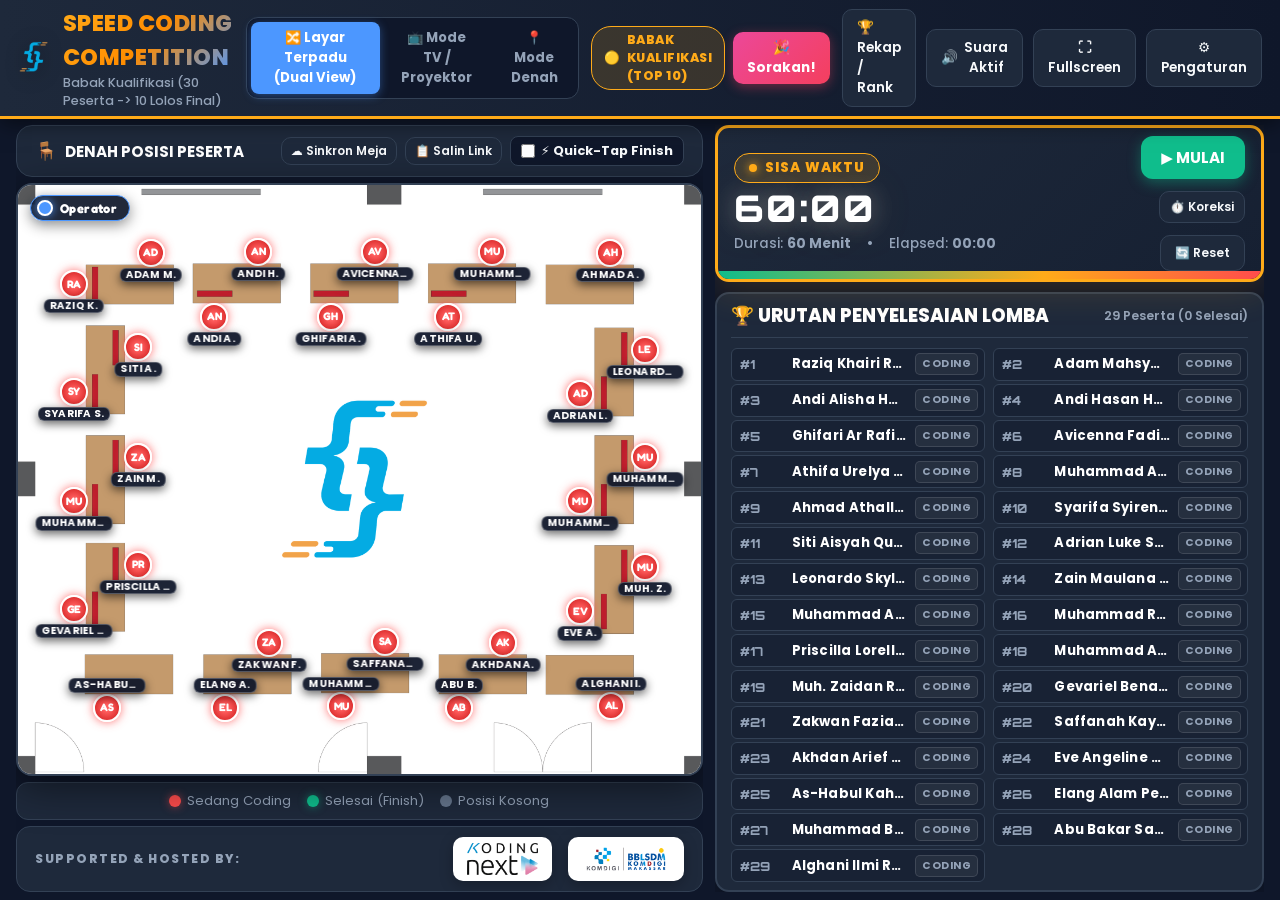
<file: index.html>
<!DOCTYPE html>
<html lang="id">
<head>
  <meta charset="UTF-8">
  <meta name="viewport" content="width=device-width, initial-scale=1.0">
  <title>Speed Coding Scratch - Live Timer, Denah Meja & Leaderboard</title>
  <link rel="preconnect" href="https://fonts.googleapis.com">
  <link rel="preconnect" href="https://fonts.gstatic.com" crossorigin>
  <link href="https://fonts.googleapis.com/css2?family=Orbitron:wght@600;800;900&family=Poppins:wght@400;500;600;700;800&family=Fredoka:wght@600;700&display=swap" rel="stylesheet">
  <link rel="stylesheet" href="style.css?v=2.2">
</head>
<body>

  <!-- TOP HEADER -->
  <header class="app-header">
    <div class="brand-wrapper">
      <div class="main-logo-container" title="Speed Coding Competition">
        <img src="assets/logo_speedcoding.png" alt="Speed Coding" class="app-main-logo">
      </div>
      <div class="title-group">
        <h1 id="headerEventTitle">SPEED CODING</h1>
        <p id="headerEventSubtitle">Competition - Tingkat SD & SMP</p>
      </div>
    </div>

    <!-- VIEW MODE SELECTOR -->
    <div class="view-mode-selector">
      <button class="view-mode-btn active" id="btnModeDual" title="Denah Meja + Timer + Scoreboard dalam 1 Layar">
        🔀 Layar Terpadu (Dual View)
      </button>
      <button class="view-mode-btn" id="btnModeTV" title="Fokus Layar TV / Proyektor (Foto 1)">
        📺 Mode TV / Proyektor
      </button>
      <button class="view-mode-btn" id="btnModeFloor" title="Fokus Denah Ruangan (Foto 2)">
        📍 Mode Denah
      </button>
    </div>

    <!-- ROUND BADGE & SWITCHER -->
    <div style="display: flex; align-items: center; gap: 8px;">
      <div class="round-badge-pill qualification" id="headerRoundBadge">
        <span>🟡</span> <span id="headerRoundText">BABAK KUALIFIKASI (TOP 10)</span>
      </div>
      <button class="nav-btn" id="btnQuickSyncFinal" style="padding: 4px 10px; font-size: 0.78rem; display: none; background: #059669; color: #fff; font-weight: 700; border: none; border-radius: 8px;" title="Tarik data nama finalis dari Sheet Rekapitulasi Final">
        🔄 Tarik Finalis
      </button>
      <button class="btn-cheer" id="btnGlobalCheer" title="Putar Suara Sorakan / Selebrasi Selesai">
        🎉 Sorakan!
      </button>
    </div>

    <div class="header-actions">
      <a href="rank.html" class="nav-btn" target="_blank" title="Buka Halaman Rekapitulasi & Leaderboard Nilai">
        🏆 Rekap / Rank
      </a>
      <button class="nav-btn" id="btnToggleSound" title="Aktif/Nonaktif Suara">
        <span id="soundIcon">🔊</span> <span id="soundLabel">Suara Aktif</span>
      </button>
      <button class="nav-btn" id="btnToggleFullscreen" title="Layar Penuh Proyektor/TV">
        ⛶ Fullscreen
      </button>
      <button class="nav-btn" id="btnOpenSettings" title="Pengaturan Lomba & Spreadsheet">
        ⚙ Pengaturan
      </button>
    </div>
  </header>

  <!-- ========================================== -->
  <!-- 1. VIEW MODE: DUAL VIEW (TERPADU / SPLIT)  -->
  <!-- ========================================== -->
  <main class="dual-view-container" id="viewDual">
    
    <!-- LEFT COLUMN: DENAH MEJA INTERAKTIF (PHOTO 2) -->
    <div class="dual-left-col">
      <div class="operator-toolbar" style="margin-bottom: 0;">
        <div style="display: flex; align-items: center; gap: 8px;">
          <span style="font-size: 1.1rem;">🪑</span>
          <strong style="color: #fff; font-size: 0.95rem;">DENAH POSISI PESERTA</strong>
        </div>

        <div style="display: flex; align-items: center; gap: 8px;">
          <button class="nav-btn" id="btnSyncSeatsCloud" title="Tarik posisi denah meja terbaru dari Cloud/Komputer Lain" style="padding: 4px 9px; font-size: 0.75rem;">
            ☁️ Sinkron Meja
          </button>
          <button class="nav-btn" id="btnCopyShareSeatsLink" title="Salin link posisi denah untuk dibuka di TV Panggung atau Laptop Lain" style="padding: 4px 9px; font-size: 0.75rem;">
            📋 Salin Link
          </button>
          <label style="display: flex; align-items: center; gap: 6px; font-size: 0.8rem; cursor: pointer; background: var(--bg-dark); padding: 5px 10px; border-radius: 8px; border: 1px solid var(--border-color);">
            <input type="checkbox" id="checkQuickTapDual" style="accent-color: var(--scratch-orange); width: 14px; height: 14px;">
            <span>⚡ <strong>Quick-Tap Finish</strong></span>
          </label>
        </div>
      </div>

      <!-- INTERACTIVE FLOORPLAN -->
      <div class="floorplan-wrapper" id="floorplanContainerDual">
        <div class="floorplan-operator-badge">
          <span class="operator-badge-circle"></span>
          <span class="operator-badge-text">Operator</span>
        </div>
        <img src="assets/floorplan.png?v=2.2" alt="Denah Meja Lomba Speed Coding" class="floorplan-image">
        <!-- Interactive pins injected here -->
      </div>

      <!-- LEGEND -->
      <div class="op-legend" style="justify-content: center; background: var(--bg-card); padding: 8px 14px; border-radius: 12px; border: 1px solid var(--border-color);">
        <div class="legend-item"><span class="legend-dot red"></span><span>Sedang Coding</span></div>
        <div class="legend-item"><span class="legend-dot green"></span><span>Selesai (Finish)</span></div>
        <div class="legend-item"><span class="legend-dot gray"></span><span>Posisi Kosong</span></div>
      </div>

      <!-- DUAL VIEW SPONSOR STRIP -->
      <div class="dual-sponsor-strip">
        <div class="dual-sponsor-label">SUPPORTED & HOSTED BY:</div>
        <div class="dual-sponsor-logos">
          <!-- Koding Next Sponsor -->
          <div class="sponsor-card-pill" title="Koding Next">
            <img src="assets/logo_koding_next.png" alt="Koding Next" class="sponsor-img-kodingnext">
          </div>

          <!-- Komdigi x BBLSDM Makassar Sponsor -->
          <div class="sponsor-card-pill" title="Kementerian Komunikasi dan Digital RI">
            <img src="assets/logo_komdigi.png" alt="Komdigi x BBLSDM Komdigi Makassar" class="sponsor-img-komdigi">
          </div>
        </div>
      </div>
    </div>

    <!-- RIGHT COLUMN: SISA WAKTU & SCOREBOARD LIVE -->
    <div class="dual-right-col">
      
      <!-- HERO SISA WAKTU BOX -->
      <section class="timer-hero-box">
        <div class="timer-left">
          <div class="timer-tag">
            <span class="pulse-dot" id="timerPulseDotDual"></span>
            <span id="timerStatusLabelDual">SISA WAKTU</span>
          </div>
          <div class="timer-digits" id="timerDisplayDual" title="Klik untuk koreksi waktu berjalan (jika terlambat start)">60:00</div>
          <div class="timer-subinfo">
            <span>Durasi: <strong id="timerDurationTextDual">30 Menit</strong></span>
            <span>•</span>
            <span>Elapsed: <strong id="elapsedDisplayDual">00:00</strong></span>
          </div>
        </div>

        <div class="timer-controls-quick">
          <button class="btn-ctrl" id="btnStartDual">▶ MULAI</button>
          <button class="btn-ctrl pause" id="btnPauseDual" style="display: none;">⏸ JEDA</button>
          <button class="nav-btn" id="btnAdjustTimerDual" title="Koreksi waktu lomba jika terlambat start" style="font-size: 0.75rem; padding: 6px 10px;">⏱️ Koreksi</button>
          <button class="nav-btn" id="btnResetDual" style="font-size: 0.75rem;">🔄 Reset</button>
        </div>

        <div class="timer-progress-track">
          <div class="timer-progress-fill" id="timerProgressBarDual"></div>
        </div>
      </section>

      <!-- LIVE SCOREBOARD -->
      <section class="scoreboard-section" style="flex: 1;">
        <div class="scoreboard-header" style="margin-bottom: 10px; padding-bottom: 8px;">
          <div class="scoreboard-title-wrap">
            <h2 style="font-size: 1.15rem;">🏆 URUTAN PENYELESAIAN LOMBA</h2>
          </div>
          <div style="font-size: 0.78rem; color: var(--text-secondary); font-weight: 600;">
            <span id="scoreboardCountBadge">30 Peserta</span>
          </div>
        </div>

        <div class="leaderboard-grid compact-grid" id="leaderboardContainerDual">
          <!-- Injected dynamically as 2-column layout -->
        </div>
      </section>

    </div>
  </main>

  <!-- ========================================== -->
  <!-- 2. VIEW MODE: TV PROYEKTOR (FOTO 1 MURNI) -->
  <!-- ========================================== -->
  <main class="tv-container" id="viewTV" style="display: none;">
    <!-- LEFT SIDEBAR: LOGO & SPONSOR -->
    <aside class="sidebar-logo-card">
      <div style="width: 100%; text-align: center;">
        <div class="logo-section-title">OFFICIAL SPONSORS & PARTNERS</div>
        <div class="logo-display-area" style="display: flex; flex-direction: column; align-items: center; gap: 16px; padding: 20px 10px;">
          <!-- Koding Next Official TV Brand -->
          <div class="tv-sponsor-card-pill" title="Koding Next">
            <img src="assets/logo_koding_next.png" alt="Koding Next" class="tv-sponsor-img-kodingnext">
          </div>

          <!-- Komdigi RI Official TV Brand -->
          <div class="tv-sponsor-card-pill" title="Kementerian Komunikasi dan Digital RI">
            <img src="assets/logo_komdigi.png" alt="Komdigi x BBLSDM Komdigi Makassar" class="tv-sponsor-img-komdigi">
          </div>
        </div>
      </div>

      <div class="event-stats-pill-group">
        <div class="stat-pill">
          <span class="label">Total Peserta</span>
          <span class="value" id="statTotalSeatsTV">30</span>
        </div>
        <div class="stat-pill">
          <span class="label">Sudah Selesai (Finish)</span>
          <span class="value" style="color: var(--scratch-green);" id="statFinishedCountTV">0</span>
        </div>
        <div class="stat-pill">
          <span class="label">Masih Coding</span>
          <span class="value" style="color: var(--scratch-orange);" id="statActiveCountTV">0</span>
        </div>
      </div>
    </aside>

    <!-- RIGHT TOP: HERO SISA WAKTU BOX -->
    <section class="timer-hero-box">
      <div class="timer-left">
        <div class="timer-tag">
          <span class="pulse-dot" id="timerPulseDotTV"></span>
          <span id="timerStatusLabelTV">SISA WAKTU</span>
        </div>
        <div class="timer-digits" id="timerDisplayTV" title="Klik untuk koreksi waktu berjalan (jika terlambat start)">30:00</div>
        <div class="timer-subinfo">
          <span>Durasi: <strong id="timerDurationTextTV">30 Menit</strong></span>
          <span>•</span>
          <span>Waktu Berjalan: <strong id="elapsedDisplayTV">00:00</strong></span>
        </div>
      </div>

      <div class="timer-controls-quick">
        <button class="btn-ctrl" id="btnStartTV">▶ MULAI</button>
        <button class="btn-ctrl pause" id="btnPauseTV" style="display: none;">⏸ JEDA</button>
        <button class="nav-btn" id="btnAdjustTimerTV" title="Koreksi waktu lomba jika terlambat start" style="font-size: 0.75rem; padding: 6px 10px;">⏱️ Koreksi Waktu</button>
        <button class="nav-btn" id="btnResetTV" style="font-size: 0.75rem;">🔄 Reset Timer</button>
      </div>

      <div class="timer-progress-track">
        <div class="timer-progress-fill" id="timerProgressBarTV"></div>
      </div>
    </section>

    <!-- RIGHT BOTTOM: SCOREBOARD -->
    <section class="scoreboard-section">
      <div class="scoreboard-header" style="margin-bottom: 12px; padding-bottom: 8px;">
        <div class="scoreboard-title-wrap">
          <h2 style="font-size: 1.25rem;">🏆 URUTAN PENYELESAIAN LOMBA</h2>
        </div>
        <div style="font-size: 0.82rem; color: var(--text-secondary); font-weight: 600;">
          Urutan Berdasarkan Waktu Selesai Tercepat
        </div>
      </div>

      <div class="leaderboard-grid compact-grid" id="leaderboardContainerTV">
        <!-- Rendered dynamically -->
      </div>
    </section>
  </main>

  <!-- ========================================== -->
  <!-- 3. VIEW MODE: FULL FLOORPLAN (DENAH MURNI) -->
  <!-- ========================================== -->
  <main class="operator-main" id="viewFloor" style="display: none;">
    <section class="operator-toolbar">
      <div class="op-timer-display">
        <span style="font-size: 0.8rem; font-weight: 700; color: var(--text-secondary);">TIMER LOMBA:</span>
        <span class="op-timer-digits" id="opTimerDisplaySolo" title="Klik untuk koreksi waktu berjalan (jika terlambat start)">30:00</span>
        <span style="font-size: 0.85rem; color: var(--text-secondary);">(Elapsed: <strong id="opElapsedDisplaySolo" style="color: #fff;">00:00</strong>)</span>
        <button class="nav-btn primary" id="btnStartFloor" style="padding: 6px 14px;">▶ Start</button>
        <button class="nav-btn" id="btnPauseFloor" style="padding: 6px 14px; display: none;">⏸ Pause</button>
        <button class="nav-btn" id="btnAdjustTimerFloor" title="Koreksi waktu lomba jika terlambat start" style="padding: 6px 10px; font-size: 0.75rem;">⏱️ Koreksi</button>
        <button class="nav-btn" id="btnResetFloor" style="padding: 6px 12px; font-size: 0.75rem;">🔄 Reset</button>
      </div>

      <div style="display: flex; align-items: center; gap: 12px;">
        <label style="display: flex; align-items: center; gap: 8px; font-size: 0.85rem; cursor: pointer; background: var(--bg-dark); padding: 6px 12px; border-radius: 8px; border: 1px solid var(--border-color);">
          <input type="checkbox" id="checkQuickTapSolo" style="accent-color: var(--scratch-orange); width: 16px; height: 16px;">
          <span>⚡ <strong>Quick-Tap Finish</strong> (1-Klik langsung catat selesai)</span>
        </label>
      </div>

      <div class="op-legend">
        <div class="legend-item"><span class="legend-dot red"></span><span>Sedang Coding</span></div>
        <div class="legend-item"><span class="legend-dot green"></span><span>Selesai (Finish)</span></div>
        <div class="legend-item"><span class="legend-dot gray"></span><span>Posisi Kosong</span></div>
      </div>
    </section>

    <section class="floorplan-wrapper" id="floorplanContainerSolo">
      <div class="floorplan-operator-badge">
        <span class="operator-badge-circle"></span>
        <span class="operator-badge-text">Operator</span>
      </div>
      <img src="assets/floorplan.png?v=2.2" alt="Denah Meja Lomba Speed Coding" class="floorplan-image">
    </section>
  </main>

  <!-- ========================================== -->
  <!-- SEAT DETAIL & TIME RECORDING MODAL         -->
  <!-- ========================================== -->
  <div class="modal-backdrop" id="seatModal">
    <div class="modal-card">
      <div class="modal-header">
        <div class="modal-title">
          <span>🪑</span> <span id="modalSeatTitle">Pengaturan Peserta</span>
        </div>
        <button class="modal-close-btn" id="btnCloseSeatModal">&times;</button>
      </div>

      <div class="form-group">
        <label class="form-label">Pilih Peserta (Berdasarkan Spreadsheet / Master):</label>
        <select class="form-select" id="selectParticipant">
          <option value="">-- Pilih Peserta --</option>
        </select>
      </div>

      <div class="form-group" style="display: grid; grid-template-columns: 1fr 1fr; gap: 10px;">
        <div>
          <label class="form-label">Kategori</label>
          <input type="text" class="form-input" id="inputSeatCategory" readonly placeholder="SD / SMP">
        </div>
        <div>
          <label class="form-label">Asal Sekolah</label>
          <input type="text" class="form-input" id="inputSeatSchool" readonly placeholder="Nama Sekolah">
        </div>
      </div>

      <div style="background: rgba(15, 23, 42, 0.7); border: 1px solid var(--border-color); border-radius: 12px; padding: 14px; margin-top: 10px;">
        <div style="display: flex; justify-content: space-between; align-items: center; margin-bottom: 8px;">
          <span style="font-size: 0.85rem; font-weight: 700; color: #fff;">Status Penyelesaian:</span>
          <span id="seatStatusBadge" class="status-badge-coding">SEDANG CODING</span>
        </div>

        <div style="display: flex; align-items: center; gap: 10px; margin-top: 10px;">
          <button type="button" class="btn-finish-big" id="btnRecordFinishNow">
            🏁 SELESAI SEKARANG! (Waktu: <span id="liveCurrentElapsed">00:00</span>)
          </button>
        </div>

        <div style="margin-top: 12px; display: flex; align-items: center; gap: 8px; font-size: 0.8rem; color: var(--text-secondary); flex-wrap: wrap;">
          <span>Koreksi Manual:</span>
          <span id="detectedTimeHint" style="color: #38bdf8; font-weight: 700; font-family: 'Orbitron', monospace; font-size: 0.82rem; background: rgba(56, 189, 248, 0.12); padding: 2px 7px; border-radius: 5px; border: 1px solid rgba(56, 189, 248, 0.3);">(Waktu Terdeteksi: -)</span>
          <input type="text" id="inputCustomTime" class="form-input" style="width: 90px; padding: 4px 8px; font-size: 0.85rem; text-align: center;" placeholder="MM:SS">
          <button type="button" class="nav-btn" id="btnApplyCustomTime" style="padding: 4px 10px; font-size: 0.75rem;">Terapkan</button>
          <button type="button" class="nav-btn" id="btnResetFinish" style="padding: 4px 10px; font-size: 0.75rem; color: #f59e0b;">Batal Selesai</button>
        </div>
      </div>

      <div class="modal-actions" style="margin-top: 20px;">
        <button class="nav-btn" id="btnUnassignSeat" style="color: var(--scratch-red); margin-right: auto;">
          🗑 Kosongkan Posisi
        </button>
        <button class="nav-btn primary" id="btnSaveSeat">Tutup & Simpan</button>
      </div>
    </div>
  </div>

  <!-- ========================================== -->
  <!-- TIMER TIME ADJUSTMENT MODAL (LATE START / KOREKSI) -->
  <!-- ========================================== -->
  <div class="modal-backdrop" id="timerAdjustModal">
    <div class="modal-card" style="max-width: 480px;">
      <div class="modal-header">
        <div class="modal-title">
          <span>⏱️</span> <span>Koreksi Waktu Lomba</span>
        </div>
        <button class="modal-close-btn" id="btnCloseTimerAdjustModal">&times;</button>
      </div>

      <p style="font-size: 0.85rem; color: var(--text-secondary); margin-bottom: 14px; line-height: 1.4;">
        Gunakan menu ini jika lomba <strong>terlambat di-start</strong> atau panitia perlu menyesuaikan waktu yang sedang berjalan agar sinkron dengan waktu perlombaan sebenarnya.
      </p>

      <!-- LIVE DISPLAY CURRENT STATUS -->
      <div style="background: rgba(15, 23, 42, 0.7); border: 1px solid var(--border-color); border-radius: 12px; padding: 12px 14px; margin-bottom: 14px; display: grid; grid-template-columns: 1fr 1fr; gap: 12px; text-align: center;">
        <div>
          <span style="font-size: 0.75rem; color: var(--text-secondary); text-transform: uppercase; font-weight: 600;">Waktu Berjalan (Elapsed)</span>
          <div id="adjustCurrentElapsed" style="font-family: 'Orbitron', monospace; font-size: 1.5rem; font-weight: 800; color: #38bdf8; margin-top: 4px;">00:00</div>
        </div>
        <div>
          <span style="font-size: 0.75rem; color: var(--text-secondary); text-transform: uppercase; font-weight: 600;">Sisa Waktu (Remaining)</span>
          <div id="adjustCurrentRemaining" style="font-family: 'Orbitron', monospace; font-size: 1.5rem; font-weight: 800; color: #f59e0b; margin-top: 4px;">60:00</div>
        </div>
      </div>

      <!-- QUICK SHORTCUT BUTTONS -->
      <div style="margin-bottom: 16px;">
        <label class="form-label" style="margin-bottom: 8px;">Penyesuaian Cepat (Jika Start Terlambat):</label>
        <div style="display: flex; gap: 8px; flex-wrap: wrap;">
          <button type="button" class="nav-btn quick-adj-btn" data-delta="60" style="flex: 1; padding: 8px 6px; font-weight: 700; color: #10b981; border-color: rgba(16, 185, 129, 0.4);">+1 Mnt</button>
          <button type="button" class="nav-btn quick-adj-btn" data-delta="120" style="flex: 1; padding: 8px 6px; font-weight: 700; color: #10b981; border-color: rgba(16, 185, 129, 0.4);">+2 Mnt</button>
          <button type="button" class="nav-btn quick-adj-btn" data-delta="180" style="flex: 1; padding: 8px 6px; font-weight: 700; color: #10b981; border-color: rgba(16, 185, 129, 0.4);">+3 Mnt</button>
          <button type="button" class="nav-btn quick-adj-btn" data-delta="300" style="flex: 1; padding: 8px 6px; font-weight: 700; color: #10b981; border-color: rgba(16, 185, 129, 0.4);">+5 Mnt</button>
          <button type="button" class="nav-btn quick-adj-btn" data-delta="-60" style="flex: 1; padding: 8px 6px; font-weight: 700; color: #ef4444; border-color: rgba(239, 68, 68, 0.4);">-1 Mnt</button>
        </div>
      </div>

      <!-- EXACT TIME INPUT -->
      <div style="background: rgba(30, 41, 59, 0.5); border: 1px dashed var(--border-color); border-radius: 12px; padding: 12px 14px; margin-bottom: 16px;">
        <label class="form-label" style="margin-bottom: 6px;">Atau Tentukan Waktu Berjalan Secara Tepat (MM:SS):</label>
        <div style="display: flex; align-items: center; gap: 10px;">
          <div style="display: flex; align-items: center; gap: 6px;">
            <input type="number" id="inputAdjustElapsedMin" class="form-input" style="width: 70px; text-align: center; font-size: 1.1rem; font-family: 'Orbitron', monospace;" min="0" max="180" placeholder="00">
            <span style="font-weight: 700; color: var(--text-secondary); font-size: 0.85rem;">Mnt</span>
          </div>
          <span style="font-weight: 800; font-size: 1.2rem; color: var(--text-secondary);">:</span>
          <div style="display: flex; align-items: center; gap: 6px;">
            <input type="number" id="inputAdjustElapsedSec" class="form-input" style="width: 70px; text-align: center; font-size: 1.1rem; font-family: 'Orbitron', monospace;" min="0" max="59" placeholder="00">
            <span style="font-weight: 700; color: var(--text-secondary); font-size: 0.85rem;">Dtk</span>
          </div>
          <button type="button" class="nav-btn primary" id="btnApplyExactTime" style="margin-left: auto; padding: 8px 14px;">Terapkan</button>
        </div>
      </div>

      <div class="modal-actions" style="margin-top: 14px;">
        <button class="nav-btn" id="btnCloseAdjustModalBottom" style="margin-left: auto;">Tutup</button>
      </div>
    </div>
  </div>

  <!-- ========================================== -->
  <!-- SETTINGS MODAL                             -->
  <!-- ========================================== -->
  <div class="modal-backdrop" id="settingsModal">
    <div class="modal-card">
      <div class="modal-header">
        <div class="modal-title">⚙ Pengaturan Lomba & Data</div>
        <button class="modal-close-btn" id="btnCloseSettings">&times;</button>
      </div>

      <div class="form-group">
        <label class="form-label">Judul Acara / Perlombaan</label>
        <input type="text" class="form-input" id="inputEventTitle" placeholder="Contoh: SPEED CODING SCRATCH 2026">
      </div>

      <div class="form-group">
        <label class="form-label">Subjudul Acara</label>
        <input type="text" class="form-input" id="inputEventSubtitle" placeholder="Contoh: Tingkat SD & SMP Se-Kota">
      </div>

      <div class="form-group">
        <label class="form-label">Babak Perlombaan yang Berlangsung</label>
        <select class="form-select" id="selectRoundSetting">
          <option value="QUALIFICATION">🟡 Babak Kualifikasi (30 Peserta -> Lolos 10 Besar)</option>
          <option value="FINAL">🏆 Babak Grand Final (10 Peserta -> Juara 1, 2, 3)</option>
        </select>
      </div>

      <div class="form-group">
        <label class="form-label">Nama Kantor / Penyelenggara Lomba</label>
        <input type="text" class="form-input" id="inputOfficeName" placeholder="Contoh: PT Kode Kreatif Indonesia / Dinas Pendidikan">
      </div>

      <div class="form-group">
        <label class="form-label">Durasi Timer (Menit)</label>
        <input type="number" class="form-input" id="inputDurationMinutes" min="1" max="180" value="60">
      </div>

      <div class="form-group">
        <label class="form-label">URL Logo Kantor / Sponsor Tambahan (Opsional)</label>
        <input type="url" class="form-input" id="inputLogoUrl" placeholder="https://domain.com/logo.png">
      </div>

      <div class="form-group">
        <label class="form-label">Integrasi Google Spreadsheet (Link CSV Publik)</label>
        <input type="url" class="form-input" id="inputGoogleSheetUrl" value="https://docs.google.com/spreadsheets/d/e/2PACX-1vTrV8pl3SH7VxXYS8pbg0HSUdUR_MdLMl7QSxa0n1pOHwy_uBr6o2E35P38haRn-iJVL2BKceEPRHyI/pub?output=csv" placeholder="Link publish CSV spreadsheet">
        <div style="font-size: 0.75rem; color: var(--text-secondary); margin-top: 4px;">
          Format kolom: Nama, Kategori (SD/SMP), Sekolah
        </div>
      </div>

      <div class="form-group">
        <label class="form-label">Google Apps Script Web App URL (Auto-Sync Seluruh Sheet Juri)</label>
        <input type="url" class="form-input" id="inputAppsScriptUrl" placeholder="https://script.google.com/macros/s/.../exec">
        <div style="font-size: 0.75rem; color: var(--text-secondary); margin-top: 4px;">
          Otomatis mengisi kolom "Kecepatan Penyelesaian" ke seluruh Sheet Juri (Penyisihan / Final) saat peserta selesai.
        </div>
      </div>

      <div style="display: flex; gap: 8px; margin-top: 8px; flex-wrap: wrap;">
        <button class="nav-btn primary" id="btnSyncGoogleSheets" style="flex: 1; justify-content: center; min-width: 130px;">
          📥 Tarik Google Sheet
        </button>
        <button class="nav-btn" id="btnImportLocalCSV" style="flex: 1; justify-content: center; min-width: 130px;">
          📂 Impor CSV Komputer
        </button>
        <button class="nav-btn" id="btnExportCSV" style="flex: 1; justify-content: center; min-width: 130px;">
          📤 Ekspor Hasil (CSV)
        </button>
        <button class="nav-btn" id="btnSyncAllToSheets" style="flex: 100%; justify-content: center; background: #10b981; color: #fff; font-weight: 700; border-color: #059669; margin-top: 4px;">
          🚀 Kirim Semua Waktu Selesai ke Google Spreadsheet
        </button>
        <input type="file" id="inputFileCSV" accept=".csv,text/csv,text/plain" style="display: none;">
      </div>

      <div class="modal-actions" style="margin-top: 20px;">
        <button class="nav-btn" id="btnResetAllScores" style="color: var(--scratch-red); margin-right: auto;">
          ⚠️ Reset Semua Waktu Lomba
        </button>
        <button class="nav-btn primary" id="btnSaveSettings">Simpan Perubahan</button>
      </div>
    </div>
  </div>

  <!-- SCRIPTS -->
  <script src="store.js?v=2.4"></script>
  <script src="audio.js?v=2.4"></script>
  <script src="dialog.js?v=2.4"></script>
  <script src="app.js?v=2.4"></script>
</body>
</html>
</file>
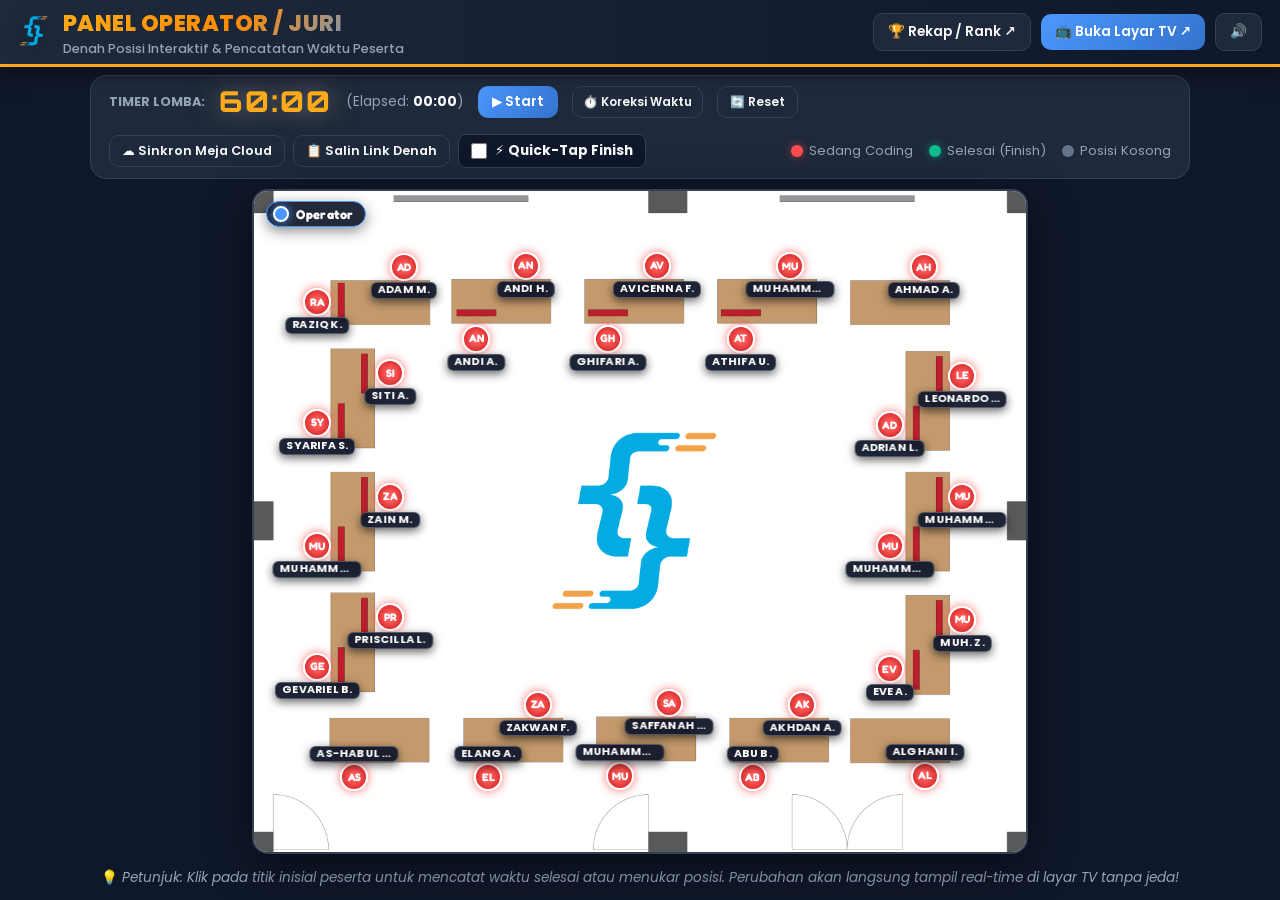
<file: operator.html>
<!DOCTYPE html>
<html lang="id">
<head>
  <meta charset="UTF-8">
  <meta name="viewport" content="width=device-width, initial-scale=1.0">
  <title>Panel Operator - Denah Meja & Pencatat Waktu</title>
  <link rel="preconnect" href="https://fonts.googleapis.com">
  <link rel="preconnect" href="https://fonts.gstatic.com" crossorigin>
  <link href="https://fonts.googleapis.com/css2?family=Orbitron:wght@600;800;900&family=Poppins:wght@400;500;600;700;800&family=Fredoka:wght@600;700&display=swap" rel="stylesheet">
  <link rel="stylesheet" href="style.css?v=2.2">
</head>
<body>

  <!-- TOP HEADER -->
  <header class="app-header">
    <div class="brand-wrapper">
      <div class="main-logo-container" title="Speed Coding Competition">
        <img src="assets/logo_speedcoding.png" alt="Speed Coding" class="app-main-logo">
      </div>
      <div class="title-group">
        <h1>PANEL OPERATOR / JURI</h1>
        <p>Denah Posisi Interaktif & Pencatatan Waktu Peserta</p>
      </div>
    </div>

    <div class="header-actions">
      <a href="rank.html" target="_blank" class="nav-btn" title="Buka Halaman Rekapitulasi & Leaderboard Nilai">
        🏆 Rekap / Rank ↗
      </a>
      <a href="index.html" target="_blank" class="nav-btn primary" title="Buka Layar TV Scoreboard di Tab Baru">
        📺 Buka Layar TV ↗
      </a>
      <button class="nav-btn" id="btnToggleSound" title="Aktif/Nonaktif Suara">
        <span id="soundIcon">🔊</span>
      </button>
    </div>
  </header>

  <main class="operator-main">
    
    <!-- CONTROLLER TOOLBAR -->
    <section class="operator-toolbar">
      <!-- Mini Timer -->
      <div class="op-timer-display">
        <span style="font-size: 0.8rem; font-weight: 700; color: var(--text-secondary);">TIMER LOMBA:</span>
        <span class="op-timer-digits" id="opTimerDisplay" title="Klik untuk koreksi waktu berjalan (jika terlambat start)">30:00</span>
        <span style="font-size: 0.85rem; color: var(--text-secondary);">
          (Elapsed: <strong id="opElapsedDisplay" style="color: #fff;">00:00</strong>)
        </span>
        <button class="nav-btn primary" id="btnOpStart" style="padding: 6px 14px;">▶ Start</button>
        <button class="nav-btn" id="btnOpPause" style="padding: 6px 14px; display: none;">⏸ Pause</button>
        <button class="nav-btn" id="btnOpAdjustTimer" title="Koreksi waktu lomba jika terlambat start" style="padding: 6px 10px; font-size: 0.75rem;">⏱️ Koreksi Waktu</button>
        <button class="nav-btn" id="btnOpReset" style="padding: 6px 12px; font-size: 0.75rem;">🔄 Reset</button>
      </div>

      <!-- Quick mode selector -->
      <div style="display: flex; align-items: center; gap: 8px; flex-wrap: wrap;">
        <button class="nav-btn" id="btnSyncSeatsCloudOp" title="Tarik posisi denah meja terbaru dari Cloud/Komputer Lain" style="padding: 6px 12px; font-size: 0.8rem;">
          ☁️ Sinkron Meja Cloud
        </button>
        <button class="nav-btn" id="btnCopyShareSeatsLinkOp" title="Salin link posisi denah untuk dibuka di TV Panggung atau Laptop Lain" style="padding: 6px 12px; font-size: 0.8rem;">
          📋 Salin Link Denah
        </button>
        <label style="display: flex; align-items: center; gap: 8px; font-size: 0.85rem; cursor: pointer; background: var(--bg-dark); padding: 6px 12px; border-radius: 8px; border: 1px solid var(--border-color);">
          <input type="checkbox" id="checkQuickTap" style="accent-color: var(--scratch-orange); width: 16px; height: 16px;">
          <span>⚡ <strong>Quick-Tap Finish</strong></span>
        </label>
      </div>

      <!-- Legend -->
      <div class="op-legend">
        <div class="legend-item">
          <span class="legend-dot red"></span>
          <span>Sedang Coding</span>
        </div>
        <div class="legend-item">
          <span class="legend-dot green"></span>
          <span>Selesai (Finish)</span>
        </div>
        <div class="legend-item">
          <span class="legend-dot gray"></span>
          <span>Posisi Kosong</span>
        </div>
      </div>
    </section>

    <!-- INTERACTIVE FLOORPLAN (PHOTO 2 CONCEPT) -->
    <section class="floorplan-wrapper" id="floorplanContainer">
      <div class="floorplan-operator-badge">
        <span class="operator-badge-circle"></span>
        <span class="operator-badge-text">Operator</span>
      </div>
      <img src="assets/floorplan.png?v=2.2" alt="Denah Meja Lomba Speed Coding" class="floorplan-image" id="floorplanImg">
      <!-- Interactive pins will be injected here dynamically -->
    </section>

    <!-- HINT BOX -->
    <div style="text-align: center; font-size: 0.85rem; color: var(--text-secondary); padding: 4px;">
      💡 <em>Petunjuk: Klik pada titik inisial peserta untuk mencatat waktu selesai atau menukar posisi. Perubahan akan langsung tampil real-time di layar TV tanpa jeda!</em>
    </div>

  </main>

  <!-- SEAT DETAIL & TIME RECORDING MODAL -->
  <div class="modal-backdrop" id="seatModal">
    <div class="modal-card">
      <div class="modal-header">
        <div class="modal-title">
          <span>🪑</span> <span id="modalSeatTitle">Pengaturan Peserta</span>
        </div>
        <button class="modal-close-btn" id="btnCloseSeatModal">&times;</button>
      </div>

      <div class="form-group">
        <label class="form-label">Pilih Peserta (Berdasarkan Spreadsheet / Master):</label>
        <select class="form-select" id="selectParticipant">
          <option value="">-- Pilih Peserta --</option>
          <!-- Injected dynamically -->
        </select>
      </div>

      <div class="form-group" style="display: grid; grid-template-columns: 1fr 1fr; gap: 10px;">
        <div>
          <label class="form-label">Kategori</label>
          <input type="text" class="form-input" id="inputSeatCategory" readonly placeholder="SD / SMP">
        </div>
        <div>
          <label class="form-label">Asal Sekolah</label>
          <input type="text" class="form-input" id="inputSeatSchool" readonly placeholder="Nama Sekolah">
        </div>
      </div>

      <!-- FINISH TIME RECORDING SECTION -->
      <div style="background: rgba(15, 23, 42, 0.7); border: 1px solid var(--border-color); border-radius: 12px; padding: 14px; margin-top: 10px;">
        <div style="display: flex; justify-content: space-between; align-items: center; margin-bottom: 8px;">
          <span style="font-size: 0.85rem; font-weight: 700; color: #fff;">Status Penyelesaian:</span>
          <span id="seatStatusBadge" class="status-badge-coding">SEDANG CODING</span>
        </div>

        <div style="display: flex; align-items: center; gap: 10px; margin-top: 10px;">
          <button type="button" class="btn-finish-big" id="btnRecordFinishNow">
            🏁 SELESAI SEKARANG! (Waktu: <span id="liveCurrentElapsed">00:00</span>)
          </button>
        </div>

        <!-- Custom manual edit time if needed -->
        <div style="margin-top: 12px; display: flex; align-items: center; gap: 8px; font-size: 0.8rem; color: var(--text-secondary); flex-wrap: wrap;">
          <span>Koreksi Manual:</span>
          <span id="detectedTimeHint" style="color: #38bdf8; font-weight: 700; font-family: 'Orbitron', monospace; font-size: 0.82rem; background: rgba(56, 189, 248, 0.12); padding: 2px 7px; border-radius: 5px; border: 1px solid rgba(56, 189, 248, 0.3);">(Waktu Terdeteksi: -)</span>
          <input type="text" id="inputCustomTime" class="form-input" style="width: 90px; padding: 4px 8px; font-size: 0.85rem; text-align: center;" placeholder="MM:SS">
          <button type="button" class="nav-btn" id="btnApplyCustomTime" style="padding: 4px 10px; font-size: 0.75rem;">Terapkan</button>
          <button type="button" class="nav-btn" id="btnResetFinish" style="padding: 4px 10px; font-size: 0.75rem; color: #f59e0b;">Batal Selesai</button>
        </div>
      </div>

      <div class="modal-actions" style="margin-top: 20px;">
        <button class="nav-btn" id="btnUnassignSeat" style="color: var(--scratch-red); margin-right: auto;">
          🗑 Kosongkan Posisi
        </button>
        <button class="nav-btn primary" id="btnSaveSeat">Tutup & Simpan</button>
      </div>
    </div>
  </div>

  <!-- ========================================== -->
  <!-- TIMER TIME ADJUSTMENT MODAL (LATE START / KOREKSI) -->
  <!-- ========================================== -->
  <div class="modal-backdrop" id="timerAdjustModal">
    <div class="modal-card" style="max-width: 480px;">
      <div class="modal-header">
        <div class="modal-title">
          <span>⏱️</span> <span>Koreksi Waktu Lomba</span>
        </div>
        <button class="modal-close-btn" id="btnCloseTimerAdjustModal">&times;</button>
      </div>

      <p style="font-size: 0.85rem; color: var(--text-secondary); margin-bottom: 14px; line-height: 1.4;">
        Gunakan menu ini jika lomba <strong>terlambat di-start</strong> atau panitia perlu menyesuaikan waktu yang sedang berjalan agar sinkron dengan waktu perlombaan sebenarnya.
      </p>

      <!-- LIVE DISPLAY CURRENT STATUS -->
      <div style="background: rgba(15, 23, 42, 0.7); border: 1px solid var(--border-color); border-radius: 12px; padding: 12px 14px; margin-bottom: 14px; display: grid; grid-template-columns: 1fr 1fr; gap: 12px; text-align: center;">
        <div>
          <span style="font-size: 0.75rem; color: var(--text-secondary); text-transform: uppercase; font-weight: 600;">Waktu Berjalan (Elapsed)</span>
          <div id="adjustCurrentElapsed" style="font-family: 'Orbitron', monospace; font-size: 1.5rem; font-weight: 800; color: #38bdf8; margin-top: 4px;">00:00</div>
        </div>
        <div>
          <span style="font-size: 0.75rem; color: var(--text-secondary); text-transform: uppercase; font-weight: 600;">Sisa Waktu (Remaining)</span>
          <div id="adjustCurrentRemaining" style="font-family: 'Orbitron', monospace; font-size: 1.5rem; font-weight: 800; color: #f59e0b; margin-top: 4px;">60:00</div>
        </div>
      </div>

      <!-- QUICK SHORTCUT BUTTONS -->
      <div style="margin-bottom: 16px;">
        <label class="form-label" style="margin-bottom: 8px;">Penyesuaian Cepat (Jika Start Terlambat):</label>
        <div style="display: flex; gap: 8px; flex-wrap: wrap;">
          <button type="button" class="nav-btn quick-adj-btn" data-delta="60" style="flex: 1; padding: 8px 6px; font-weight: 700; color: #10b981; border-color: rgba(16, 185, 129, 0.4);">+1 Mnt</button>
          <button type="button" class="nav-btn quick-adj-btn" data-delta="120" style="flex: 1; padding: 8px 6px; font-weight: 700; color: #10b981; border-color: rgba(16, 185, 129, 0.4);">+2 Mnt</button>
          <button type="button" class="nav-btn quick-adj-btn" data-delta="180" style="flex: 1; padding: 8px 6px; font-weight: 700; color: #10b981; border-color: rgba(16, 185, 129, 0.4);">+3 Mnt</button>
          <button type="button" class="nav-btn quick-adj-btn" data-delta="300" style="flex: 1; padding: 8px 6px; font-weight: 700; color: #10b981; border-color: rgba(16, 185, 129, 0.4);">+5 Mnt</button>
          <button type="button" class="nav-btn quick-adj-btn" data-delta="-60" style="flex: 1; padding: 8px 6px; font-weight: 700; color: #ef4444; border-color: rgba(239, 68, 68, 0.4);">-1 Mnt</button>
        </div>
      </div>

      <!-- EXACT TIME INPUT -->
      <div style="background: rgba(30, 41, 59, 0.5); border: 1px dashed var(--border-color); border-radius: 12px; padding: 12px 14px; margin-bottom: 16px;">
        <label class="form-label" style="margin-bottom: 6px;">Atau Tentukan Waktu Berjalan Secara Tepat (MM:SS):</label>
        <div style="display: flex; align-items: center; gap: 10px;">
          <div style="display: flex; align-items: center; gap: 6px;">
            <input type="number" id="inputAdjustElapsedMin" class="form-input" style="width: 70px; text-align: center; font-size: 1.1rem; font-family: 'Orbitron', monospace;" min="0" max="180" placeholder="00">
            <span style="font-weight: 700; color: var(--text-secondary); font-size: 0.85rem;">Mnt</span>
          </div>
          <span style="font-weight: 800; font-size: 1.2rem; color: var(--text-secondary);">:</span>
          <div style="display: flex; align-items: center; gap: 6px;">
            <input type="number" id="inputAdjustElapsedSec" class="form-input" style="width: 70px; text-align: center; font-size: 1.1rem; font-family: 'Orbitron', monospace;" min="0" max="59" placeholder="00">
            <span style="font-weight: 700; color: var(--text-secondary); font-size: 0.85rem;">Dtk</span>
          </div>
          <button type="button" class="nav-btn primary" id="btnApplyExactTime" style="margin-left: auto; padding: 8px 14px;">Terapkan</button>
        </div>
      </div>

      <div class="modal-actions" style="margin-top: 14px;">
        <button class="nav-btn" id="btnCloseAdjustModalBottom" style="margin-left: auto;">Tutup</button>
      </div>
    </div>
  </div>

  <!-- SCRIPTS -->
  <script src="store.js?v=2.4"></script>
  <script src="audio.js?v=2.4"></script>
  <script src="dialog.js?v=2.4"></script>
  <script src="operator.js?v=2.4"></script>
</body>
</html>
</file>
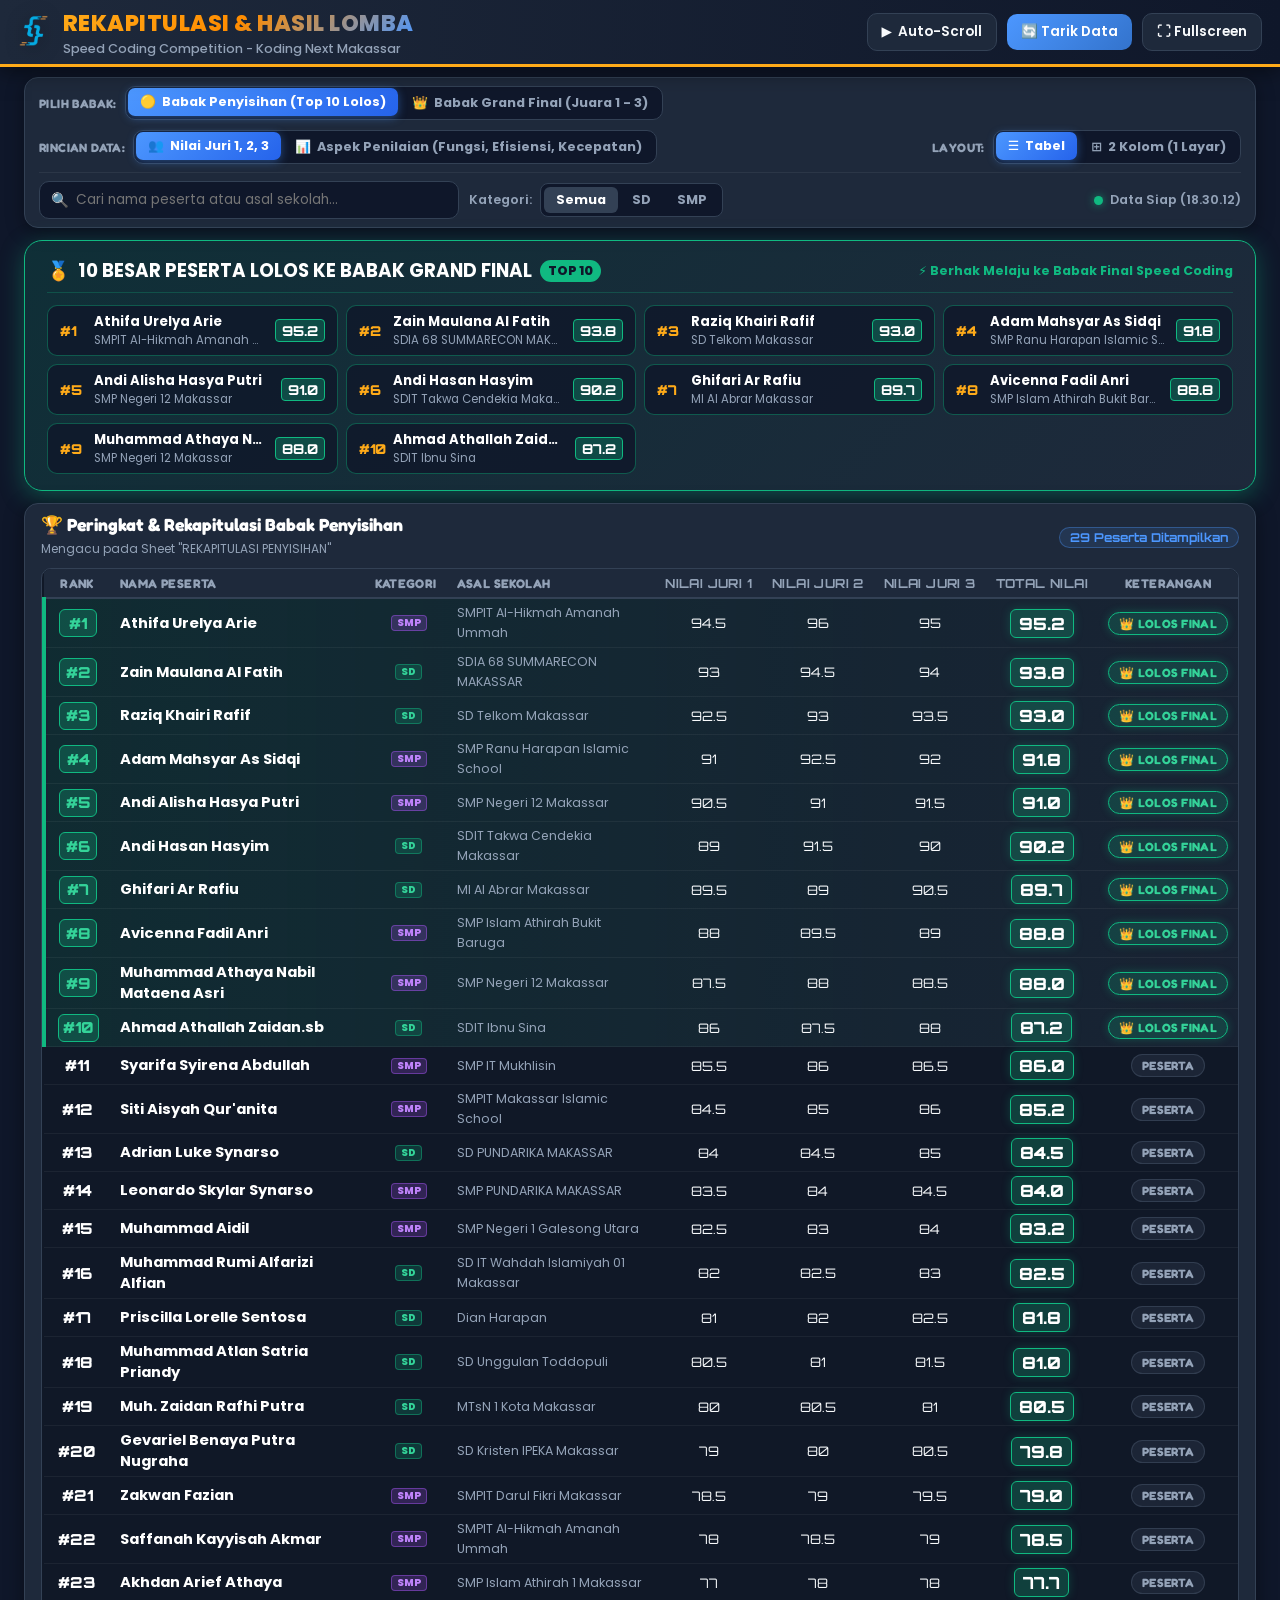
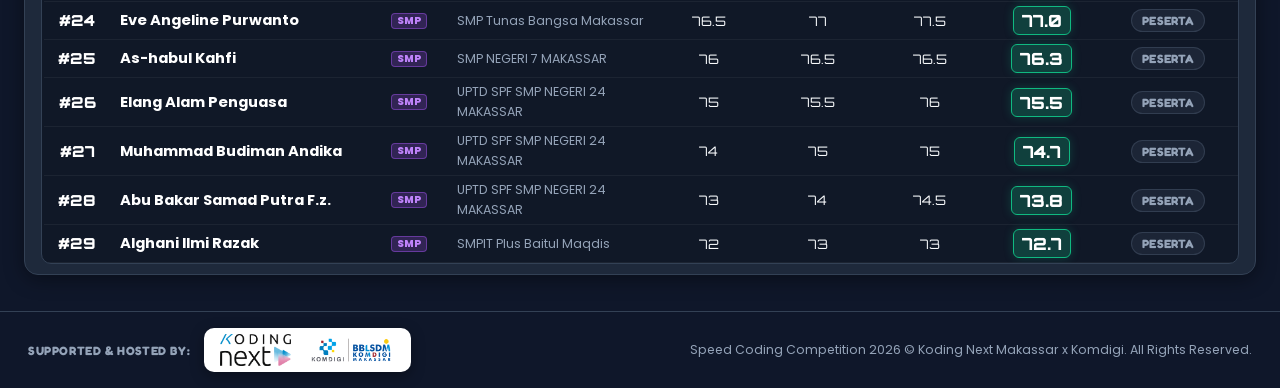
<file: rank.html>
<!DOCTYPE html>
<html lang="id">
<head>
  <meta charset="UTF-8">
  <meta name="viewport" content="width=device-width, initial-scale=1.0">
  <title>Pengumuman Hasil & Rekapitulasi Nilai - Speed Coding Competition</title>
  <link rel="preconnect" href="https://fonts.googleapis.com">
  <link rel="preconnect" href="https://fonts.gstatic.com" crossorigin>
  <link href="https://fonts.googleapis.com/css2?family=Orbitron:wght@600;700;800;900&family=Poppins:wght@400;500;600;700;800&family=Fredoka:wght@600;700&display=swap" rel="stylesheet">
  <link rel="stylesheet" href="style.css?v=2.3">
  <link rel="stylesheet" href="rank.css?v=2.3">
</head>
<body class="rank-page-body">

  <!-- TOP HEADER -->
  <header class="app-header">
    <div class="brand-wrapper">
      <div class="main-logo-container" title="Speed Coding Competition">
        <img src="assets/logo_speedcoding.png" alt="Speed Coding" class="app-main-logo">
      </div>
      <div class="title-group">
        <h1 id="headerRankTitle">REKAPITULASI & HASIL LOMBA</h1>
        <p id="headerRankSubtitle">Speed Coding Competition - Koding Next Makassar</p>
      </div>
    </div>

    <!-- HEADER ACTIONS & NAVIGATION -->
    <div class="header-actions">
      <button class="nav-btn" id="btnToggleAutoScroll" title="Scroll otomatis secara halus dari atas ke bawah dan berulang (Sangat cocok untuk Layar Proyektor / TV)">
        <span id="autoScrollIcon">▶</span> <span id="autoScrollText">Auto-Scroll</span>
      </button>
      <button class="nav-btn primary" id="btnRefreshRekap" title="Tarik data nilai terbaru dari Google Spreadsheet">
        🔄 Tarik Data
      </button>
      <button class="nav-btn" id="btnToggleFullscreenRank" title="Layar Penuh (TV / Proyektor)">
        ⛶ Fullscreen
      </button>
    </div>
  </header>

  <!-- MAIN RANK CONTENT -->
  <main class="rank-main-container">

    <!-- CONTROL TOOLBAR: ROUND TOGGLE, VIEW TOGGLE, SEARCH & FILTER -->
    <section class="rank-toolbar-card">
      <div class="toolbar-toggles-row">
        <!-- 1. TOGGLE BABAK (PENYISIHAN vs FINAL) -->
        <div class="toggle-group-wrapper">
          <span class="toggle-label">PILIH BABAK:</span>
          <div class="pill-toggle-group" id="roundToggleGroup">
            <button class="pill-toggle-btn active" data-round="penyisihan">
              <span>🟡</span> Babak Penyisihan (Top 10 Lolos)
            </button>
            <button class="pill-toggle-btn" data-round="final">
              <span>👑</span> Babak Grand Final (Juara 1 - 3)
            </button>
          </div>
        </div>

        <!-- 2. TOGGLE TAMPILAN NILAI (JURI vs KRITERIA) -->
        <div class="toggle-group-wrapper">
          <span class="toggle-label">RINCIAN DATA:</span>
          <div class="pill-toggle-group" id="viewToggleGroup">
            <button class="pill-toggle-btn active" data-view="juri">
              <span>👥</span> Nilai Juri 1, 2, 3
            </button>
            <button class="pill-toggle-btn" data-view="kriteria">
              <span>📊</span> Aspek Penilaian (Fungsi, Efisiensi, Kecepatan)
            </button>
          </div>
        </div>

        <!-- 3. TOGGLE LAYOUT (TABEL vs 2 KOLOM 1 LAYAR PENUH) -->
        <div class="toggle-group-wrapper" id="layoutToggleWrapper">
          <span class="toggle-label">LAYOUT:</span>
          <div class="pill-toggle-group" id="layoutToggleGroup">
            <button class="pill-toggle-btn active" data-layout="table" title="Tabel Standar">
              <span>☰</span> Tabel
            </button>
            <button class="pill-toggle-btn" data-layout="grid" title="2 Kolom: Semua Peserta Muat di 1 Layar Tanpa Scroll">
              <span>⊞</span> 2 Kolom (1 Layar)
            </button>
          </div>
        </div>
      </div>

      <!-- SEARCH & FILTER BAR -->
      <div class="toolbar-filter-row">
        <div class="search-input-box">
          <span class="search-icon">🔍</span>
          <input type="text" id="inputSearchRank" placeholder="Cari nama peserta atau asal sekolah...">
          <button type="button" id="btnClearSearch" style="display: none;">&times;</button>
        </div>

        <div class="category-filter-box">
          <span class="filter-label">Kategori:</span>
          <div class="cat-pill-group">
            <button class="cat-filter-btn active" data-cat="all">Semua</button>
            <button class="cat-filter-btn" data-cat="SD">SD</button>
            <button class="cat-filter-btn" data-cat="SMP">SMP</button>
          </div>
        </div>

        <div class="sync-status-indicator" id="syncStatusIndicator">
          <span class="sync-dot green"></span>
          <span id="syncStatusText">Data Terhubung ke Google Spreadsheet</span>
        </div>
      </div>
    </section>

    <!-- HIGHLIGHT HERO SECTION (PODIUM JUARA FOR FINAL / TOP 10 BANNER FOR PENYISIHAN) -->
    <section class="rank-hero-section" id="rankHeroSection">
      <!-- Injected dynamically: Top 3 Podium Cards or Top 10 Qualification Showcase -->
    </section>

    <!-- DATA TABLE SECTION -->
    <section class="rank-table-card">
      <div class="table-header-title-bar">
        <div class="table-title-wrap">
          <h2 id="tableSectionTitle">🏆 Peringkat & Rekapitulasi Nilai Peserta</h2>
          <span class="table-subtitle" id="tableSectionSubtitle">Mengacu pada Sheet "REKAPITULASI PENYISIHAN"</span>
        </div>
        <div class="table-stats-badge" id="tableStatsBadge">
          30 Peserta Terdaftar
        </div>
      </div>

      <div class="rank-table-wrapper" id="tableWrapper">
        <table class="rank-table" id="rankTable">
          <thead id="rankTableHead">
            <!-- Table Headers Injected Dynamically Based on View Mode -->
          </thead>
          <tbody id="rankTableBody">
            <!-- Table Rows Injected Dynamically -->
          </tbody>
        </table>

        <!-- 2-COLUMN COMPACT GRID (FOR 1-SCREEN NO-SCROLL PRESENTATION) -->
        <div class="rank-2col-grid" id="gridWrapper" style="display: none;">
          <div class="rank-grid-column" id="gridColLeft"></div>
          <div class="rank-grid-column" id="gridColRight"></div>
        </div>

        <!-- EMPTY STATE NOTICE -->
        <div class="rank-empty-state" id="rankEmptyState" style="display: none;">
          <div class="empty-icon">⏳</div>
          <h3 id="emptyTitle">Data Rekapitulasi Sedang Dipersiapkan</h3>
          <p id="emptyDesc">Dewan Juri sedang menginput dan menghitung perolehan nilai pada spreadsheet.</p>
          <button class="nav-btn primary" id="btnEmptyRefresh" style="margin-top: 12px;">
            🔄 Cek Pembaruan Data
          </button>
        </div>
      </div>
    </section>

  </main>

  <!-- SPONSORS FOOTER -->
  <footer class="rank-footer">
    <div class="footer-sponsor-left">
      <span class="footer-label">SUPPORTED & HOSTED BY:</span>
      <div class="footer-logos">
        <img src="assets/logo_koding_next.png" alt="Koding Next" class="sponsor-logo-img">
        <img src="assets/logo_komdigi.png" alt="BBLSDM Komdigi Makassar" class="sponsor-logo-img">
      </div>
    </div>
    <div class="footer-copyright">
      <span>Speed Coding Competition 2026 &copy; Koding Next Makassar x Komdigi. All Rights Reserved.</span>
    </div>
  </footer>

  <!-- TOAST NOTIFICATION -->
  <div class="toast-container" id="toastContainer"></div>

  <!-- SCRIPTS -->
  <script src="rank.js?v=2.3"></script>
</body>
</html>
</file>
<file: style.css>
/* 
  SPEED CODING - SCRATCH CHAMPIONSHIP THEME
  Vibrant, playful, high-contrast, modern UI for Kids & TV Displays
*/

:root {
  --scratch-orange: #ffab19;
  --scratch-orange-dark: #cf8b17;
  --scratch-blue: #4c97ff;
  --scratch-blue-dark: #3373cc;
  --scratch-purple: #9966ff;
  --scratch-green: #0fbd8c;
  --scratch-red: #ff4c4c;
  --scratch-yellow: #facc15;
  --bg-dark: #0f172a;
  --bg-card: #1e293b;
  --bg-card-light: #334155;
  --text-primary: #f8fafc;
  --text-secondary: #94a3b8;
  --border-color: #334155;
  --gold-glow: rgba(255, 171, 25, 0.4);
}

* {
  box-sizing: border-box;
  margin: 0;
  padding: 0;
  font-family: 'Poppins', 'Segoe UI', system-ui, -apple-system, sans-serif;
  -webkit-font-smoothing: antialiased;
}

html {
  height: 100%;
  width: 100%;
  margin: 0;
  padding: 0;
  overflow: hidden;
}

body {
  background-color: var(--bg-dark);
  color: var(--text-primary);
  height: 100vh;
  height: 100dvh;
  width: 100%;
  margin: 0;
  padding: 0;
  display: flex;
  flex-direction: column;
  overflow: hidden;
  box-sizing: border-box;
}

/* Global scrollbar hiding for crisp zero-scroll fullscreen presentation */
* {
  scrollbar-width: none !important;
  -ms-overflow-style: none !important;
}
*::-webkit-scrollbar {
  display: none !important;
  width: 0 !important;
  height: 0 !important;
}

/* NAVIGATION HEADER */
.app-header {
  flex-shrink: 0;
  background: linear-gradient(90deg, #1e293b 0%, #0f172a 100%);
  border-bottom: 3px solid var(--scratch-orange);
  padding: 6px 18px;
  display: flex;
  align-items: center;
  justify-content: space-between;
  box-shadow: 0 4px 20px rgba(0, 0, 0, 0.5);
  z-index: 50;
  position: relative;
  flex-wrap: nowrap;
  gap: 12px;
  box-sizing: border-box;
}

/* VIEW MODE SELECTOR (DUAL VIEW, TV, FLOORPLAN) */
.view-mode-selector {
  display: flex;
  background: var(--bg-dark);
  border: 1px solid var(--border-color);
  padding: 4px;
  border-radius: 12px;
  gap: 4px;
}

.view-mode-btn {
  background: transparent;
  border: none;
  color: var(--text-secondary);
  padding: 6px 14px;
  border-radius: 8px;
  font-size: 0.82rem;
  font-weight: 700;
  cursor: pointer;
  display: flex;
  align-items: center;
  gap: 6px;
  transition: all 0.2s ease;
}

.view-mode-btn:hover {
  color: #fff;
  background: rgba(255, 255, 255, 0.05);
}

.view-mode-btn.active {
  background: var(--scratch-blue);
  color: #fff;
  box-shadow: 0 2px 10px rgba(76, 151, 255, 0.4);
}

/* VIEW MODE CONTENT WRAPPERS */
.view-mode-content {
  flex: 1;
  min-height: 0;
  height: 100%;
  overflow: hidden;
  box-sizing: border-box;
  display: none;
}

.view-mode-content.active,
#viewDual:not([style*="display: none"]) {
  display: flex;
  flex-direction: column;
}

/* DUAL VIEW CONTAINER (ALL-IN-ONE SPLIT SCREEN) */
.dual-view-container {
  display: grid;
  grid-template-columns: minmax(0, 1.25fr) minmax(0, 1fr);
  gap: 12px;
  padding: 6px 16px 8px 16px;
  height: 100%;
  max-height: 100%;
  flex: 1;
  min-height: 0;
  overflow: hidden;
  max-width: 100%;
  margin: 0;
  width: 100%;
  box-sizing: border-box;
}

.dual-left-col {
  display: flex;
  flex-direction: column;
  height: 100%;
  overflow: hidden;
  min-height: 0;
  gap: 6px;
}

.dual-left-col .floorplan-wrapper {
  flex: 1;
  min-height: 0;
  max-height: calc(100% - 74px);
  aspect-ratio: 1157 / 992;
  width: auto;
  margin: 0 auto;
}

.dual-right-col {
  display: flex;
  flex-direction: column;
  height: 100%;
  overflow: hidden;
  min-height: 0;
  gap: 8px;
}

.dual-view-container .timer-hero-box {
  padding: 8px 16px !important;
  border-radius: 14px;
  flex-shrink: 0;
  margin-bottom: 2px;
}

.dual-view-container .timer-digits {
  font-size: clamp(2.3rem, 3.8vh, 3.3rem) !important;
  line-height: 1.05;
}

.dual-view-container .scoreboard-section {
  padding: 8px 14px;
  border-radius: 14px;
  flex: 1;
  min-height: 0;
  display: flex;
  flex-direction: column;
  overflow: hidden;
}

/* ========================================================================== */
/* GRAND FINAL ROUND: ENLARGED TIMER (ONLY 10 PARTICIPANTS)                   */
/* ========================================================================== */
body.round-final .dual-view-container .timer-hero-box {
  padding: 18px 24px !important;
  flex: 1.4;
  display: flex;
  flex-direction: column;
  justify-content: center;
  align-items: center;
  margin-bottom: 8px;
}

body.round-final .dual-view-container .timer-digits {
  font-size: clamp(4.6rem, 9vh, 7rem) !important;
  line-height: 0.95;
  text-shadow: 0 0 35px rgba(255, 255, 255, 0.4), 0 0 70px rgba(255, 171, 25, 0.35);
}

body.round-final .dual-view-container .timer-subinfo {
  font-size: 1.2rem;
  margin-top: 6px;
}

body.round-final .dual-view-container .timer-subinfo strong {
  font-size: 1.45rem;
}

body.round-final .dual-view-container .scoreboard-section {
  flex: 1;
  padding: 6px 14px;
}

body.round-final .leaderboard-grid.compact-grid {
  grid-template-rows: repeat(5, minmax(0, 1fr)) !important;
  gap: 8px 14px;
}

body.round-final .rank-row.compact-row {
  padding: 8px 14px !important;
  font-size: 1.15rem !important;
  border-radius: 10px;
  min-height: 48px;
}

body.round-final .rank-row.compact-row .compact-participant-name {
  font-size: 1.25rem !important;
  font-weight: 800 !important;
}

body.round-final .rank-row.compact-row .participant-name-text {
  font-size: 1.25rem !important;
  font-weight: 800 !important;
  color: #ffffff !important;
}

body.round-final .rank-row.compact-row .compact-rank-num {
  font-size: 1.25rem !important;
  font-weight: 800 !important;
  min-width: 44px;
}

body.round-final .rank-row.compact-row .compact-seat-badge {
  font-size: 0.95rem !important;
  padding: 3px 10px !important;
}

body.round-final .rank-row.compact-row .compact-time-badge,
body.round-final .rank-row.compact-row .compact-coding-badge {
  font-size: 1.05rem !important;
  padding: 4px 12px !important;
}

body.round-final .rank-row.compact-row .compact-school {
  font-size: 0.92rem !important;
}

body.round-final .rank-row.compact-row .category-pill {
  font-size: 0.85rem !important;
  padding: 2px 8px !important;
}

/* TV MODE IN FINAL ROUND */
body.round-final .tv-container .timer-hero-box {
  padding: 24px 36px;
}

body.round-final .tv-container .timer-digits {
  font-size: clamp(8rem, 17vh, 13rem) !important;
}

body.round-final .tv-container .rank-row.compact-row {
  padding: 12px 18px !important;
  min-height: 56px;
}

body.round-final .tv-container .compact-participant-name,
body.round-final .tv-container .participant-name-text {
  font-size: 1.55rem !important;
  font-weight: 800 !important;
}

body.round-final .tv-container .compact-rank-num {
  font-size: 1.5rem !important;
  font-weight: 800 !important;
}

body.round-final .tv-container .compact-time-badge,
body.round-final .tv-container .compact-coding-badge {
  font-size: 1.25rem !important;
  padding: 5px 14px !important;
}

/* FULLSCREEN OVERRIDES IN FINAL ROUND */
body.fullscreen-tv.round-final .dual-view-container .timer-digits {
  font-size: clamp(4.6rem, 9vh, 7rem) !important;
}

body.fullscreen-tv.round-final .tv-container .timer-digits {
  font-size: clamp(8rem, 17vh, 13rem) !important;
}

/* OPERATOR VIEW IN FINAL ROUND */
body.round-final .op-timer-digits {
  font-size: 2.5rem !important;
  color: var(--rank-gold) !important;
}

.brand-wrapper {
  display: flex;
  align-items: center;
  gap: 14px;
}

.main-logo-container {
  display: flex;
  align-items: center;
  justify-content: center;
}

.app-main-logo {
  height: 48px;
  width: auto;
  max-width: 90px;
  object-fit: contain;
  filter: drop-shadow(0 3px 10px rgba(0, 0, 0, 0.4));
  transition: transform 0.2s ease;
}

.app-main-logo:hover {
  transform: scale(1.05);
}

.scratch-cat-badge {
  background: var(--scratch-orange);
  width: 48px;
  height: 48px;
  border-radius: 14px;
  display: flex;
  align-items: center;
  justify-content: center;
  font-size: 26px;
  box-shadow: 0 4px 12px rgba(255, 171, 25, 0.4);
  transform: rotate(-3deg);
  transition: transform 0.2s ease;
}

.scratch-cat-badge:hover {
  transform: rotate(3deg) scale(1.05);
}

.title-group h1 {
  font-size: 1.4rem;
  font-weight: 800;
  letter-spacing: 0.5px;
  background: linear-gradient(135deg, #ffab19 0%, #ff8c00 50%, #4c97ff 100%);
  -webkit-background-clip: text;
  -webkit-text-fill-color: transparent;
  text-transform: uppercase;
}

.title-group p {
  font-size: 0.8rem;
  color: var(--text-secondary);
  font-weight: 500;
}

.header-actions {
  display: flex;
  align-items: center;
  gap: 10px;
}

.nav-btn {
  background: var(--bg-card);
  color: var(--text-primary);
  border: 1px solid var(--border-color);
  padding: 8px 14px;
  border-radius: 10px;
  font-size: 0.85rem;
  font-weight: 600;
  cursor: pointer;
  display: inline-flex;
  align-items: center;
  gap: 6px;
  text-decoration: none;
  transition: all 0.2s ease;
}

.nav-btn:hover {
  background: var(--bg-card-light);
  border-color: var(--scratch-blue);
  color: #fff;
  transform: translateY(-1px);
}

.nav-btn.primary {
  background: linear-gradient(135deg, var(--scratch-blue), var(--scratch-blue-dark));
  border: none;
  color: #fff;
}

.nav-btn.primary:hover {
  filter: brightness(1.1);
  box-shadow: 0 4px 12px rgba(76, 151, 255, 0.4);
}

.nav-btn.orange {
  background: linear-gradient(135deg, var(--scratch-orange), var(--scratch-orange-dark));
  border: none;
  color: #fff;
}

/* TV LAYOUT (Photo 1 Concept) */
.tv-container {
  display: grid;
  grid-template-columns: 280px 1fr;
  grid-template-rows: auto 1fr;
  gap: 14px;
  padding: 8px 18px;
  height: 100%;
  max-height: 100%;
  flex: 1;
  min-height: 0;
  overflow: hidden;
  max-width: 100%;
  margin: 0;
  width: 100%;
  box-sizing: border-box;
}

/* LEFT SIDEBAR: LOGOS & EVENT INFO */
.sidebar-logo-card {
  grid-row: 1 / 3;
  background: var(--bg-card);
  border: 2px solid var(--border-color);
  border-radius: 20px;
  padding: 24px 18px;
  display: flex;
  flex-direction: column;
  justify-content: space-between;
  align-items: center;
  box-shadow: 0 8px 30px rgba(0, 0, 0, 0.3);
  position: relative;
  overflow: hidden;
}

.sidebar-logo-card::before {
  content: '';
  position: absolute;
  top: 0;
  left: 0;
  right: 0;
  height: 6px;
  background: linear-gradient(90deg, var(--scratch-orange), var(--scratch-purple), var(--scratch-blue));
}

.logo-section-title {
  font-size: 0.75rem;
  letter-spacing: 2px;
  text-transform: uppercase;
  color: var(--text-secondary);
  font-weight: 700;
  margin-bottom: 16px;
}

.logo-display-area {
  display: flex;
  flex-direction: column;
  align-items: center;
  justify-content: center;
  gap: 20px;
  width: 100%;
  flex: 1;
}

.sponsor-logo {
  max-width: 190px;
  max-height: 90px;
  object-fit: contain;
  filter: drop-shadow(0 4px 10px rgba(0, 0, 0, 0.3));
}

.scratch-official-brand {
  display: flex;
  flex-direction: column;
  align-items: center;
  gap: 8px;
  padding: 16px;
  background: rgba(255, 171, 25, 0.08);
  border: 1px dashed rgba(255, 171, 25, 0.3);
  border-radius: 14px;
  width: 100%;
  text-align: center;
}

.scratch-official-brand svg {
  width: 80px;
  height: auto;
}

.scratch-official-brand span {
  font-size: 0.85rem;
  font-weight: 700;
  color: var(--scratch-orange);
}

.event-stats-pill-group {
  width: 100%;
  display: flex;
  flex-direction: column;
  gap: 10px;
  margin-top: 20px;
}

.stat-pill {
  background: rgba(15, 23, 42, 0.8);
  border: 1px solid var(--border-color);
  padding: 10px 14px;
  border-radius: 12px;
  display: flex;
  align-items: center;
  justify-content: space-between;
}

.stat-pill .label {
  font-size: 0.75rem;
  color: var(--text-secondary);
  font-weight: 600;
}

.stat-pill .value {
  font-size: 1.1rem;
  font-weight: 800;
  color: #fff;
}

/* TOP RIGHT: BIG SISA WAKTU BOX */
.timer-hero-box {
  background: linear-gradient(135deg, #1e293b 0%, #162032 100%);
  border: 3px solid var(--scratch-orange);
  border-radius: 24px;
  padding: 24px 32px;
  display: flex;
  align-items: center;
  justify-content: space-between;
  box-shadow: 0 10px 35px rgba(255, 171, 25, 0.15);
  position: relative;
  overflow: hidden;
}

.timer-left {
  display: flex;
  flex-direction: column;
  gap: 6px;
}

.timer-tag {
  display: inline-flex;
  align-items: center;
  gap: 8px;
  background: rgba(255, 171, 25, 0.15);
  border: 1px solid var(--scratch-orange);
  color: var(--scratch-orange);
  padding: 4px 14px;
  border-radius: 30px;
  font-size: 0.85rem;
  font-weight: 800;
  letter-spacing: 1px;
  text-transform: uppercase;
  width: fit-content;
}

.timer-tag .pulse-dot {
  width: 8px;
  height: 8px;
  border-radius: 50%;
  background: var(--scratch-orange);
  box-shadow: 0 0 10px var(--scratch-orange);
  animation: pulse 1.2s infinite;
}

.timer-digits,
.op-timer-digits {
  font-family: 'Orbitron', monospace;
  font-size: 5.6rem;
  font-weight: 900;
  line-height: 0.95;
  letter-spacing: 2px;
  color: #ffffff;
  text-shadow: 0 0 25px rgba(255, 255, 255, 0.3), 0 0 50px rgba(255, 171, 25, 0.2);
  cursor: pointer;
  transition: transform 0.15s ease, filter 0.15s ease;
}

.timer-digits:hover,
.op-timer-digits:hover {
  transform: scale(1.02);
  filter: brightness(1.2);
}

.quick-adj-btn {
  transition: all 0.15s ease;
}
.quick-adj-btn:hover {
  transform: translateY(-2px);
  filter: brightness(1.25);
}

@media (max-width: 1400px) {
  .timer-digits {
    font-size: 4.8rem;
  }
}

/* DUAL VIEW SPONSOR STRIP (ENLARGED & CLEAN) */
.dual-sponsor-strip {
  background: var(--bg-card);
  border: 1px solid var(--border-color);
  border-radius: 14px;
  padding: 10px 18px;
  display: flex;
  align-items: center;
  justify-content: space-between;
  gap: 16px;
  flex-wrap: wrap;
}

.dual-sponsor-label {
  font-size: 0.76rem;
  font-weight: 800;
  letter-spacing: 1.5px;
  color: var(--text-secondary);
  text-transform: uppercase;
}

.dual-sponsor-logos {
  display: flex;
  align-items: center;
  gap: 16px;
  flex-wrap: wrap;
}

.sponsor-card-pill {
  background: #ffffff;
  padding: 6px 14px;
  border-radius: 10px;
  display: flex;
  align-items: center;
  justify-content: center;
  box-shadow: 0 4px 14px rgba(0, 0, 0, 0.25);
  transition: transform 0.18s ease;
}

.sponsor-card-pill:hover {
  transform: translateY(-2px);
}

.sponsor-img-kodingnext {
  height: 32px;
  width: auto;
  max-width: 140px;
  object-fit: contain;
  display: block;
}

.sponsor-img-komdigi {
  height: 32px;
  width: auto;
  max-width: 190px;
  object-fit: contain;
  display: block;
}

/* TV MODE SPONSOR PILLS (PROMINENT FOR 75-100+ INCH TV) */
.tv-sponsor-card-pill {
  background: #ffffff;
  padding: 12px 20px;
  border-radius: 16px;
  width: 100%;
  display: flex;
  align-items: center;
  justify-content: center;
  box-shadow: 0 6px 20px rgba(0, 0, 0, 0.35);
  transition: transform 0.2s ease;
}

.tv-sponsor-card-pill:hover {
  transform: scale(1.03);
}

.tv-sponsor-img-kodingnext {
  height: 48px;
  width: auto;
  max-width: 190px;
  object-fit: contain;
  display: block;
}

.tv-sponsor-img-komdigi {
  height: 48px;
  width: auto;
  max-width: 210px;
  object-fit: contain;
  display: block;
}
  max-width: 130px;
  object-fit: contain;
  filter: drop-shadow(0 2px 6px rgba(0,0,0,0.4));
  transition: transform 0.2s;
}

.sponsor-mini-logo:hover {
  transform: scale(1.08);
}

.office-host-badge {
  display: flex;
  align-items: center;
  gap: 8px;
  padding: 4px 10px;
  background: rgba(255, 255, 255, 0.05);
  border: 1px solid var(--border-color);
  border-radius: 8px;
}

.office-host-badge span {
  font-size: 0.76rem;
  font-weight: 700;
  color: #ffffff;
}

.timer-digits.urgent {
  color: var(--scratch-red);
  text-shadow: 0 0 30px rgba(255, 76, 76, 0.6);
  animation: flashUrgent 1s infinite;
}

.timer-subinfo {
  display: flex;
  align-items: center;
  gap: 16px;
  font-size: 0.85rem;
  color: var(--text-secondary);
  font-weight: 500;
}

.timer-controls-quick {
  display: flex;
  flex-direction: column;
  align-items: flex-end;
  gap: 12px;
}

.btn-ctrl {
  background: var(--scratch-green);
  color: #fff;
  border: none;
  padding: 10px 20px;
  border-radius: 12px;
  font-weight: 700;
  font-size: 0.95rem;
  cursor: pointer;
  display: flex;
  align-items: center;
  gap: 8px;
  transition: all 0.2s ease;
  box-shadow: 0 4px 14px rgba(15, 189, 140, 0.4);
}

.btn-ctrl:hover {
  transform: scale(1.05);
}

.btn-ctrl.pause {
  background: #f59e0b;
  box-shadow: 0 4px 14px rgba(245, 158, 11, 0.4);
}

.btn-ctrl.stop {
  background: #ef4444;
  box-shadow: 0 4px 14px rgba(239, 68, 68, 0.4);
}

.timer-progress-track {
  position: absolute;
  bottom: 0;
  left: 0;
  right: 0;
  height: 8px;
  background: rgba(255, 255, 255, 0.1);
}

.timer-progress-fill {
  height: 100%;
  background: linear-gradient(90deg, var(--scratch-green) 0%, var(--scratch-orange) 60%, var(--scratch-red) 100%);
  width: 100%;
  transition: width 0.5s linear;
}

/* BOTTOM RIGHT: SCOREBOARD LEADERBOARD */
.scoreboard-section {
  background: var(--bg-card);
  border: 2px solid var(--border-color);
  border-radius: 24px;
  padding: 24px;
  display: flex;
  flex-direction: column;
  box-shadow: 0 8px 30px rgba(0, 0, 0, 0.3);
  min-height: 400px;
}

.scoreboard-header {
  display: flex;
  align-items: center;
  justify-content: space-between;
  margin-bottom: 20px;
  padding-bottom: 14px;
  border-bottom: 1px solid var(--border-color);
  flex-wrap: wrap;
  gap: 12px;
}

.scoreboard-title-wrap {
  display: flex;
  align-items: center;
  gap: 12px;
}

.scoreboard-title-wrap h2 {
  font-size: 1.35rem;
  font-weight: 800;
  color: #fff;
  display: flex;
  align-items: center;
  gap: 10px;
}

.filter-pills {
  display: flex;
  gap: 8px;
}

.filter-pill {
  background: var(--bg-dark);
  border: 1px solid var(--border-color);
  color: var(--text-secondary);
  padding: 6px 14px;
  border-radius: 20px;
  font-size: 0.8rem;
  font-weight: 600;
  cursor: pointer;
  transition: all 0.2s ease;
}

.filter-pill.active {
  background: var(--scratch-blue);
  color: #fff;
  border-color: var(--scratch-blue);
  box-shadow: 0 2px 8px rgba(76, 151, 255, 0.4);
}

/* LEADERBOARD TABLE / CARDS (COMPACT DUAL-COLUMN NO SCROLL) */
.leaderboard-grid.compact-grid {
  display: grid;
  grid-template-columns: minmax(0, 1fr) minmax(0, 1fr);
  grid-template-rows: repeat(15, minmax(0, 1fr));
  gap: 3px 8px;
  overflow: hidden;
  padding-right: 0;
  flex: 1;
  min-height: 0;
}

@media (max-width: 900px) {
  .leaderboard-grid.compact-grid {
    grid-template-columns: minmax(0, 1fr);
    grid-template-rows: auto;
    overflow-y: auto;
  }
}

.rank-row.compact-row {
  background: #182234;
  border: 1px solid var(--border-color);
  border-radius: 6px;
  padding: 1px 6px;
  display: flex;
  align-items: center;
  gap: 8px;
  transition: background 0.15s ease, border-color 0.15s ease;
  min-height: 0;
  height: 100%;
  min-width: 0;
  overflow: hidden;
}

.rank-row.compact-row:hover {
  background: #243048;
  border-color: var(--scratch-blue);
  transform: none;
}

.rank-row.compact-row.is-finished {
  background: linear-gradient(90deg, rgba(16, 185, 129, 0.14) 0%, #182234 100%);
  border-color: rgba(16, 185, 129, 0.45);
}

.compact-rank-num {
  font-family: 'Orbitron', monospace;
  font-size: 0.78rem;
  font-weight: 800;
  color: #94a3b8;
  min-width: 40px;
  width: auto;
  text-align: left;
  padding-left: 2px;
  margin-right: 6px;
  flex-shrink: 0;
}

.compact-row.is-finished .compact-rank-num {
  color: #a7f3d0;
  text-shadow: 0 0 6px rgba(16, 185, 129, 0.6);
}

.compact-seat-badge {
  font-family: 'Fredoka', 'Poppins', sans-serif;
  font-size: 0.72rem;
  font-weight: 700;
  padding: 1px 6px;
  border-radius: 6px;
  background: rgba(255, 171, 25, 0.16);
  color: #ffb833;
  border: 1px solid rgba(255, 171, 25, 0.35);
  white-space: nowrap;
  flex-shrink: 0;
  letter-spacing: 0.3px;
}

.category-pill {
  font-size: 0.62rem;
  font-weight: 800;
  padding: 1px 5px;
  border-radius: 4px;
  margin-left: 5px;
  vertical-align: middle;
  display: inline-block;
  line-height: 1.2;
}

.category-pill.sd {
  background: rgba(16, 185, 129, 0.2);
  color: #34d399;
  border: 1px solid rgba(16, 185, 129, 0.45);
}

.category-pill.smp {
  background: rgba(168, 85, 247, 0.22);
  color: #c084fc;
  border: 1px solid rgba(168, 85, 247, 0.45);
}

.participant-name-text {
  font-weight: 700;
  color: #ffffff;
}

.compact-participant-name {
  font-size: 0.82rem;
  font-weight: 700;
  color: #ffffff;
  flex: 1;
  white-space: nowrap;
  overflow: hidden;
  text-overflow: ellipsis;
  letter-spacing: 0.2px;
  min-width: 0;
}

.compact-school {
  font-size: 0.7rem;
  color: var(--text-secondary);
  margin-left: 4px;
  font-weight: 400;
  overflow: hidden;
  text-overflow: ellipsis;
  white-space: nowrap;
}

.compact-time-badge {
  font-family: 'Orbitron', monospace;
  font-size: 0.8rem;
  font-weight: 900;
  color: #ffffff;
  background: rgba(16, 185, 129, 0.35);
  border: 1.5px solid #10b981;
  box-shadow: 0 0 10px rgba(16, 185, 129, 0.35);
  padding: 2px 7px;
  border-radius: 6px;
  flex-shrink: 0;
  letter-spacing: 0.6px;
  text-shadow: 0 1px 2px rgba(0, 0, 0, 0.8);
}

.compact-coding-badge {
  font-size: 0.65rem;
  font-weight: 700;
  color: #94a3b8;
  background: rgba(255, 255, 255, 0.06);
  border: 1px solid rgba(255, 255, 255, 0.12);
  padding: 2px 6px;
  border-radius: 5px;
  flex-shrink: 0;
  letter-spacing: 0.5px;
}

.rank-row {
  background: #182234;
  border: 1px solid var(--border-color);
  border-radius: 14px;
  padding: 12px 18px;
  display: grid;
  grid-template-columns: 55px 1fr 140px 100px 140px;
  align-items: center;
  gap: 14px;
  transition: all 0.25s ease;
  position: relative;
}

.rank-row:hover {
  transform: translateX(4px);
  border-color: var(--scratch-blue);
}

.rank-badge {
  font-size: 1.25rem;
  font-weight: 800;
  display: flex;
  align-items: center;
  justify-content: center;
  width: 40px;
  height: 40px;
  border-radius: 10px;
  background: rgba(255, 255, 255, 0.05);
}

.rank-1 .rank-badge {
  background: var(--scratch-orange);
  color: #1e293b;
}

.rank-2 .rank-badge {
  background: #cbd5e1;
  color: #1e293b;
}

.rank-3 .rank-badge {
  background: #d97706;
  color: #ffffff;
}

.participant-info {
  display: flex;
  flex-direction: column;
}

.participant-name {
  font-size: 1.05rem;
  font-weight: 700;
  color: #ffffff;
}

.participant-school {
  font-size: 0.8rem;
  color: var(--text-secondary);
}

.category-tag {
  display: inline-block;
  padding: 3px 10px;
  border-radius: 8px;
  font-size: 0.75rem;
  font-weight: 700;
  text-align: center;
  width: fit-content;
}

.category-tag.sd {
  background: rgba(15, 189, 140, 0.18);
  color: var(--scratch-green);
  border: 1px solid var(--scratch-green);
}

.category-tag.smp {
  background: rgba(76, 151, 255, 0.18);
  color: var(--scratch-blue);
  border: 1px solid var(--scratch-blue);
}

.seat-tag {
  font-size: 0.85rem;
  font-weight: 600;
  color: var(--text-secondary);
  display: flex;
  align-items: center;
  gap: 6px;
}

.finish-time-badge {
  font-family: 'Orbitron', monospace;
  font-size: 1.2rem;
  font-weight: 900;
  color: #ffffff;
  background: rgba(16, 185, 129, 0.35);
  border: 1.5px solid #10b981;
  box-shadow: 0 0 12px rgba(16, 185, 129, 0.45);
  padding: 6px 14px;
  border-radius: 10px;
  text-align: center;
  letter-spacing: 1px;
  text-shadow: 0 1px 3px rgba(0, 0, 0, 0.9);
}

.status-badge-coding {
  font-size: 0.8rem;
  font-weight: 700;
  color: var(--scratch-orange);
  background: rgba(255, 171, 25, 0.12);
  border: 1px dashed var(--scratch-orange);
  padding: 6px 12px;
  border-radius: 10px;
  text-align: center;
  display: flex;
  align-items: center;
  justify-content: center;
  gap: 6px;
}

.empty-state-notice {
  text-align: center;
  padding: 60px 20px;
  color: var(--text-secondary);
}

.empty-state-notice svg {
  width: 48px;
  height: 48px;
  margin-bottom: 12px;
  opacity: 0.5;
}

/* OPERATOR FLOORPLAN VIEW (Photo 2 Concept) */
.operator-main {
  padding: 8px 16px;
  flex: 1;
  min-height: 0;
  height: 100%;
  max-height: 100%;
  overflow: hidden;
  display: flex;
  flex-direction: column;
  align-items: center;
  gap: 10px;
  max-width: 100%;
  margin: 0;
  width: 100%;
  box-sizing: border-box;
}

.operator-toolbar {
  background: var(--bg-card);
  border: 1px solid var(--border-color);
  border-radius: 16px;
  padding: 10px 18px;
  display: flex;
  align-items: center;
  justify-content: space-between;
  gap: 16px;
  flex-wrap: wrap;
  width: 100%;
  max-width: 1100px;
  flex-shrink: 0;
}

.op-timer-display {
  display: flex;
  align-items: center;
  gap: 14px;
}

.op-timer-digits {
  font-family: 'Orbitron', monospace;
  font-size: 1.8rem;
  font-weight: 800;
  color: var(--scratch-orange);
}

.op-legend {
  display: flex;
  align-items: center;
  gap: 16px;
  font-size: 0.82rem;
  color: var(--text-secondary);
}

.legend-item {
  display: flex;
  align-items: center;
  gap: 6px;
}

.legend-dot {
  width: 12px;
  height: 12px;
  border-radius: 50%;
}

.legend-dot.red {
  background: #ff4c4c;
  box-shadow: 0 0 8px rgba(255, 76, 76, 0.6);
}

.legend-dot.green {
  background: #0fbd8c;
  box-shadow: 0 0 8px rgba(15, 189, 140, 0.6);
}

.legend-dot.gray {
  background: #64748b;
}

/* INTERACTIVE FLOORPLAN CANVAS */
.floorplan-wrapper {
  position: relative;
  aspect-ratio: 1157 / 992;
  width: auto;
  max-width: 100%;
  height: 100%;
  max-height: calc(100vh - 145px);
  margin: 0 auto;
  background: #ffffff;
  border-radius: 16px;
  box-shadow: 0 10px 40px rgba(0, 0, 0, 0.5);
  overflow: hidden;
  border: 2px solid var(--border-color);
}

.operator-main .floorplan-wrapper,
#floorplanContainerSolo {
  flex: 1;
  min-height: 0;
  height: 100%;
  max-height: calc(100vh - 140px);
  width: auto;
  max-width: 100%;
  aspect-ratio: 1157 / 992;
  margin: 0 auto;
}

/* TOP-LEFT OPERATOR BADGE ON FLOORPLAN */
.floorplan-operator-badge {
  position: absolute;
  top: 10px;
  left: 12px;
  display: flex;
  align-items: center;
  gap: 7px;
  background: rgba(15, 23, 42, 0.92);
  border: 1.5px solid var(--scratch-blue);
  box-shadow: 0 4px 14px rgba(0, 0, 0, 0.45);
  padding: 4px 12px 4px 6px;
  border-radius: 20px;
  z-index: 25;
  pointer-events: none;
}

.operator-badge-circle {
  width: 16px;
  height: 16px;
  border-radius: 50%;
  background: var(--scratch-blue);
  box-shadow: 0 0 10px rgba(76, 151, 255, 0.9);
  border: 2px solid #ffffff;
  display: inline-block;
  flex-shrink: 0;
}

.operator-badge-text {
  font-family: 'Fredoka', 'Poppins', sans-serif;
  font-size: 0.8rem;
  font-weight: 700;
  color: #ffffff;
  letter-spacing: 0.4px;
}

.floorplan-image {
  width: 100%;
  height: 100%;
  object-fit: fill;
  display: block;
  user-select: none;
  pointer-events: none;
}

/* INTERACTIVE SEAT PINS */
.seat-pin {
  position: absolute;
  transform: translate(-50%, -50%);
  width: 28px;
  height: 28px;
  border-radius: 50%;
  cursor: pointer;
  display: flex;
  align-items: center;
  justify-content: center;
  font-family: 'Fredoka', 'Poppins', sans-serif;
  font-size: 0.68rem;
  font-weight: 800;
  text-transform: uppercase;
  letter-spacing: -0.2px;
  line-height: 1;
  color: #fff;
  transition: transform 0.18s cubic-bezier(0.175, 0.885, 0.32, 1.275);
  z-index: 10;
  box-shadow: 0 2px 8px rgba(0, 0, 0, 0.4);
  touch-action: manipulation;
  user-select: none;
  -webkit-tap-highlight-color: transparent;
}

.seat-pin[draggable="true"] {
  cursor: grab;
}

.seat-pin[draggable="true"]:active {
  cursor: grabbing;
}

.seat-pin.is-dragging {
  opacity: 0.45;
  transform: translate(-50%, -50%) scale(0.9);
}

.seat-pin.drag-hover {
  transform: translate(-50%, -50%) scale(1.4) !important;
  box-shadow: 0 0 20px #ffab19, 0 0 35px #00b5e2 !important;
  border: 2px dashed #ffe600 !important;
  z-index: 60 !important;
}

@keyframes pinSwappedPop {
  0% { transform: translate(-50%, -50%) scale(1); filter: brightness(1); }
  40% { transform: translate(-50%, -50%) scale(1.55); filter: brightness(1.8); box-shadow: 0 0 24px #ffab19, 0 0 36px #00b5e2; }
  100% { transform: translate(-50%, -50%) scale(1); filter: brightness(1); }
}

.seat-pin.seat-pin-swapped {
  animation: pinSwappedPop 0.75s cubic-bezier(0.175, 0.885, 0.32, 1.275);
  z-index: 55 !important;
}

.seat-pin:hover {
  transform: translate(-50%, -50%) scale(1.25);
  z-index: 40;
}

.seat-pin.coding {
  background: radial-gradient(circle, #ff5e5e 20%, #cc1818 100%);
  border: 2px solid #ffffff;
  box-shadow: 0 0 10px rgba(255, 76, 76, 0.8);
}

.seat-pin.finished {
  background: radial-gradient(circle, #10b981 20%, #047857 100%);
  border: 2px solid #ffffff;
  box-shadow: 0 0 12px rgba(16, 185, 129, 0.8);
}

.seat-pin.empty {
  background: #334155;
  border: 2px solid #64748b;
  color: #94a3b8;
  box-shadow: 0 2px 6px rgba(0, 0, 0, 0.5);
  opacity: 1; /* 100% Solid to completely cover underlying red spots on the image */
}

/* ROUND SELECTOR & BADGES */
.round-badge-pill {
  display: inline-flex;
  align-items: center;
  gap: 6px;
  padding: 4px 12px;
  border-radius: 20px;
  font-size: 0.78rem;
  font-weight: 800;
  text-transform: uppercase;
  letter-spacing: 0.5px;
}

.round-badge-pill.qualification {
  background: rgba(255, 171, 25, 0.15);
  border: 1px solid var(--scratch-orange);
  color: var(--scratch-orange);
}

.round-badge-pill.final {
  background: linear-gradient(135deg, rgba(239, 68, 68, 0.2), rgba(168, 85, 247, 0.2));
  border: 1.5px solid #ec4899;
  color: #f472b6;
  box-shadow: 0 0 12px rgba(236, 72, 153, 0.3);
}

/* LEADERBOARD QUALIFICATION CUT-OFF DIVIDER */
.leaderboard-cutoff-divider {
  display: flex;
  align-items: center;
  justify-content: center;
  gap: 12px;
  margin: 10px 0;
  padding: 8px 14px;
  background: linear-gradient(90deg, rgba(255, 171, 25, 0.05) 0%, rgba(255, 171, 25, 0.25) 50%, rgba(255, 171, 25, 0.05) 100%);
  border-top: 2px dashed var(--scratch-orange);
  border-bottom: 2px dashed var(--scratch-orange);
  border-radius: 8px;
  color: var(--scratch-orange);
  font-size: 0.78rem;
  font-weight: 800;
  letter-spacing: 1px;
  text-shadow: 0 0 10px rgba(255, 171, 25, 0.4);
}

.badge-qualify-tag {
  background: rgba(16, 185, 129, 0.2);
  color: #10b981;
  border: 1px solid #10b981;
  padding: 2px 8px;
  border-radius: 6px;
  font-size: 0.7rem;
  font-weight: 800;
  display: inline-flex;
  align-items: center;
  gap: 4px;
}

/* CHEER BUTTON */
.btn-cheer {
  background: linear-gradient(135deg, #ec4899 0%, #f43f5e 100%);
  color: #fff;
  border: none;
  border-radius: 10px;
  padding: 6px 14px;
  font-size: 0.85rem;
  font-weight: 700;
  cursor: pointer;
  display: inline-flex;
  align-items: center;
  gap: 6px;
  box-shadow: 0 3px 12px rgba(244, 63, 94, 0.4);
  transition: all 0.2s cubic-bezier(0.175, 0.885, 0.32, 1.275);
}

.btn-cheer:hover {
  transform: translateY(-2px) scale(1.05);
  box-shadow: 0 6px 18px rgba(244, 63, 94, 0.6);
  filter: brightness(1.1);
}

.btn-cheer:active {
  transform: scale(0.95);
}

/* PERMANENT COMPACT NAME BADGE (NO HOVER NEEDED) */
.seat-pin-name-badge {
  position: absolute;
  left: 50%;
  transform: translateX(-50%);
  top: 100%;
  margin-top: 3px;
  background: rgba(15, 23, 42, 0.94);
  border: 1px solid rgba(255, 255, 255, 0.25);
  border-radius: 6px;
  padding: 2px 6px;
  display: flex;
  align-items: center;
  gap: 5px;
  white-space: nowrap;
  pointer-events: none;
  box-shadow: 0 3px 10px rgba(0, 0, 0, 0.6);
  z-index: 25;
  max-width: 140px; /* Ample room so digits never get cut */
  backdrop-filter: blur(4px);
}

/* Placement adjustment for bottom seats so label stays inside floorplan */
.seat-pin.pos-bottom .seat-pin-name-badge {
  top: auto;
  bottom: 100%;
  margin-top: 0;
  margin-bottom: 3px;
}

.seat-name-label {
  font-size: 0.68rem;
  font-weight: 700;
  color: #ffffff;
  letter-spacing: 0.2px;
  overflow: hidden;
  text-overflow: ellipsis;
  white-space: nowrap;
  max-width: 75px;
}

.seat-time-label {
  font-family: 'Orbitron', monospace;
  font-size: 0.7rem;
  font-weight: 900;
  color: #ffffff;
  background: rgba(16, 185, 129, 0.45);
  border: 1.5px solid #10b981;
  box-shadow: 0 0 8px rgba(16, 185, 129, 0.4);
  padding: 1px 6px;
  border-radius: 4px;
  flex-shrink: 0; /* Time MM:SS will NEVER be clipped */
  letter-spacing: 0.5px;
  line-height: 1.1;
  text-shadow: 0 1px 2px rgba(0, 0, 0, 0.95);
}

.seat-pin.finished .seat-pin-name-badge {
  border-color: rgba(16, 185, 129, 0.8);
  background: rgba(6, 44, 30, 0.94);
}

/* DUAL VIEW COMPACT BADGE ADJUSTMENTS */
.dual-view-container .seat-pin-name-badge {
  padding: 1px 5px;
  max-width: 105px;
  gap: 4px;
}

.dual-view-container .seat-name-label {
  font-size: 0.64rem;
  max-width: 65px;
}

.dual-view-container .seat-time-label {
  font-size: 0.64rem;
  padding: 1px 5px;
  color: #ffffff;
}

/* MODAL DIALOGS */
.modal-backdrop {
  position: fixed;
  inset: 0;
  background: rgba(15, 23, 42, 0.85);
  backdrop-filter: blur(4px);
  display: flex;
  align-items: center;
  justify-content: center;
  z-index: 100;
  opacity: 0;
  pointer-events: none;
  transition: opacity 0.2s ease;
  padding: 16px;
  overflow-y: auto;
  box-sizing: border-box;
}

.modal-backdrop.open {
  opacity: 1;
  pointer-events: auto;
}

.modal-card {
  background: var(--bg-card);
  border: 2px solid var(--border-color);
  border-radius: 20px;
  width: 90%;
  max-width: 520px;
  padding: 24px;
  box-shadow: 0 20px 50px rgba(0, 0, 0, 0.6);
  transform: scale(0.95);
  transition: transform 0.2s ease;
  max-height: calc(100vh - 40px);
  overflow-y: auto;
  margin: auto;
  box-sizing: border-box;
}

.modal-backdrop.open .modal-card {
  transform: scale(1);
}

.modal-header {
  display: flex;
  align-items: center;
  justify-content: space-between;
  margin-bottom: 20px;
  padding-bottom: 12px;
  border-bottom: 1px solid var(--border-color);
}

.modal-title {
  font-size: 1.2rem;
  font-weight: 800;
  color: #fff;
  display: flex;
  align-items: center;
  gap: 10px;
}

.modal-close-btn {
  background: none;
  border: none;
  color: var(--text-secondary);
  font-size: 1.5rem;
  cursor: pointer;
  line-height: 1;
}

.modal-close-btn:hover {
  color: #fff;
}

.form-group {
  margin-bottom: 16px;
}

.form-label {
  display: block;
  font-size: 0.82rem;
  font-weight: 600;
  color: var(--text-secondary);
  margin-bottom: 6px;
}

.form-input,
.form-select {
  width: 100%;
  background: var(--bg-dark);
  border: 1px solid var(--border-color);
  border-radius: 10px;
  padding: 10px 14px;
  color: #fff;
  font-size: 0.9rem;
  outline: none;
  transition: border-color 0.2s;
}

.form-input:focus,
.form-select:focus {
  border-color: var(--scratch-blue);
}

.modal-actions {
  display: flex;
  gap: 10px;
  margin-top: 24px;
  justify-content: flex-end;
}

.btn-finish-big {
  background: linear-gradient(135deg, #10b981 0%, #059669 100%);
  color: #fff;
  border: none;
  border-radius: 12px;
  padding: 14px 20px;
  font-size: 1rem;
  font-weight: 800;
  cursor: pointer;
  width: 100%;
  display: flex;
  align-items: center;
  justify-content: center;
  gap: 10px;
  box-shadow: 0 4px 16px rgba(16, 185, 129, 0.4);
  transition: all 0.2s ease;
}

.btn-finish-big:hover {
  transform: translateY(-2px);
  filter: brightness(1.1);
}

/* ========================================== */
/* SCRATCH THEMED POPUP DIALOG (CUSTOM MODAL)  */
/* ========================================== */
.scratch-dialog-backdrop {
  position: fixed;
  inset: 0;
  background: rgba(10, 15, 29, 0.82);
  backdrop-filter: blur(6px);
  -webkit-backdrop-filter: blur(6px);
  display: flex;
  align-items: center;
  justify-content: center;
  z-index: 99999;
  opacity: 0;
  pointer-events: none;
  transition: opacity 0.22s ease-out;
}

.scratch-dialog-backdrop.active {
  opacity: 1;
  pointer-events: auto;
}

.scratch-dialog-card {
  background: #182234;
  border-radius: 26px;
  width: 90%;
  max-width: 440px;
  padding: 32px 28px 24px;
  text-align: center;
  position: relative;
  box-shadow: 0 25px 60px rgba(0, 0, 0, 0.7), 0 0 0 1px rgba(255, 255, 255, 0.1);
  transform: scale(0.85) translateY(20px);
  transition: transform 0.28s cubic-bezier(0.34, 1.56, 0.64, 1);
  overflow: visible;
}

.scratch-dialog-backdrop.active .scratch-dialog-card {
  transform: scale(1) translateY(0);
}

/* Playful Scratch Cat Ears */
.scratch-dialog-cat-ear {
  position: absolute;
  top: -12px;
  width: 28px;
  height: 28px;
  background: var(--scratch-orange);
  border-radius: 6px;
  z-index: -1;
}

.scratch-dialog-cat-ear.left {
  left: 36px;
  transform: rotate(-25deg);
}

.scratch-dialog-cat-ear.right {
  right: 36px;
  transform: rotate(25deg);
}

/* Floating Icon Bubble */
.scratch-dialog-icon-bubble {
  width: 72px;
  height: 72px;
  border-radius: 50%;
  margin: -62px auto 16px;
  display: flex;
  align-items: center;
  justify-content: center;
  font-size: 2.2rem;
  box-shadow: 0 10px 25px rgba(0, 0, 0, 0.4);
  position: relative;
  border: 4px solid #182234;
  animation: floatBubble 2.5s ease-in-out infinite;
}

@keyframes floatBubble {

  0%,
  100% {
    transform: translateY(0);
  }

  50% {
    transform: translateY(-6px);
  }
}

/* Type variations */
.scratch-dialog-card.type-warning {
  border-top: 4px solid var(--scratch-orange);
}

.scratch-dialog-card.type-warning .scratch-dialog-icon-bubble {
  background: linear-gradient(135deg, #ffab19 0%, #d97706 100%);
  box-shadow: 0 8px 20px rgba(255, 171, 25, 0.4);
}

.scratch-dialog-card.type-danger {
  border-top: 4px solid var(--scratch-red);
}

.scratch-dialog-card.type-danger .scratch-dialog-icon-bubble {
  background: linear-gradient(135deg, #ff5e5e 0%, #dc2626 100%);
  box-shadow: 0 8px 20px rgba(255, 76, 76, 0.4);
}

.scratch-dialog-card.type-success {
  border-top: 4px solid var(--scratch-green);
}

.scratch-dialog-card.type-success .scratch-dialog-icon-bubble {
  background: linear-gradient(135deg, #10b981 0%, #059669 100%);
  box-shadow: 0 8px 20px rgba(16, 185, 129, 0.4);
}

.scratch-dialog-card.type-info {
  border-top: 4px solid var(--scratch-blue);
}

.scratch-dialog-card.type-info .scratch-dialog-icon-bubble {
  background: linear-gradient(135deg, #4c97ff 0%, #2563eb 100%);
  box-shadow: 0 8px 20px rgba(76, 151, 255, 0.4);
}

.scratch-dialog-title {
  font-family: 'Fredoka', 'Poppins', sans-serif;
  font-size: 1.35rem;
  font-weight: 700;
  color: #ffffff;
  margin-bottom: 10px;
  letter-spacing: 0.3px;
}

.scratch-dialog-message {
  font-size: 0.92rem;
  color: #cbd5e1;
  line-height: 1.55;
  margin-bottom: 24px;
}

.scratch-dialog-btn-group {
  display: flex;
  gap: 12px;
  justify-content: center;
}

.scratch-dialog-btn {
  padding: 12px 22px;
  border-radius: 14px;
  font-size: 0.92rem;
  font-weight: 700;
  cursor: pointer;
  border: none;
  transition: all 0.2s cubic-bezier(0.175, 0.885, 0.32, 1.275);
  flex: 1;
}

.scratch-dialog-btn:hover {
  transform: translateY(-2px);
}

.scratch-dialog-btn.cancel {
  background: #243048;
  color: #94a3b8;
  border: 1px solid #334155;
}

.scratch-dialog-btn.cancel:hover {
  background: #334155;
  color: #ffffff;
}

.scratch-dialog-card.type-warning .scratch-dialog-btn.confirm {
  background: linear-gradient(135deg, #ffab19 0%, #cf8b17 100%);
  color: #1e293b;
  box-shadow: 0 4px 14px rgba(255, 171, 25, 0.4);
}

.scratch-dialog-card.type-danger .scratch-dialog-btn.confirm {
  background: linear-gradient(135deg, #ef4444 0%, #b91c1c 100%);
  color: #ffffff;
  box-shadow: 0 4px 14px rgba(239, 68, 68, 0.4);
}

.scratch-dialog-card.type-success .scratch-dialog-btn.confirm {
  background: linear-gradient(135deg, #10b981 0%, #059669 100%);
  color: #ffffff;
  box-shadow: 0 4px 14px rgba(16, 185, 129, 0.4);
}

.scratch-dialog-card.type-info .scratch-dialog-btn.confirm {
  background: linear-gradient(135deg, #4c97ff 0%, #2563eb 100%);
  color: #ffffff;
  box-shadow: 0 4px 14px rgba(76, 151, 255, 0.4);
}

/* ANIMATIONS */
@keyframes pulse {

  0%,
  100% {
    opacity: 1;
    transform: scale(1);
  }

  50% {
    opacity: 0.4;
    transform: scale(0.9);
  }
}

@keyframes pulsePin {

  0%,
  100% {
    box-shadow: 0 0 6px rgba(255, 76, 76, 0.7);
  }

  50% {
    box-shadow: 0 0 16px rgba(255, 76, 76, 1);
  }
}

@keyframes flashUrgent {

  0%,
  100% {
    opacity: 1;
  }

  50% {
    opacity: 0.5;
  }
}

/* FULLSCREEN & BIG SCREEN OVERRIDES (100% NO SCROLL, FITS 24" TO 100"+ TVS) */
:fullscreen:not(html:has(.rank-page-body)):not(.rank-page-body),
:-webkit-full-screen:not(html:has(.rank-page-body)):not(.rank-page-body),
body.fullscreen-tv {
  overflow: hidden !important;
  height: 100vh !important;
  max-height: 100vh !important;
}

body.fullscreen-tv .app-header {
  padding: 4px 18px;
  min-height: 46px;
}

/* TV MODE Timer digits in fullscreen */
body.fullscreen-tv .tv-container .timer-digits {
  font-size: clamp(3.8rem, 6.5vh, 5.5rem) !important;
}

/* DUAL VIEW Timer digits in fullscreen - calibrated so it never overflows */
body.fullscreen-tv .dual-view-container .timer-digits {
  font-size: clamp(2.3rem, 3.8vh, 3.3rem) !important;
}

/* 75-100+ INCH BIG SCREEN SCALING (4K & ULTRA-LARGE STAGE TVS) */
@media (min-width: 2500px) or (min-height: 1350px) {
  .app-header {
    padding: 10px 32px;
  }
  .title-group h1 {
    font-size: 2.2rem;
  }
  .app-main-logo {
    height: 65px;
    max-width: 120px;
  }
  .view-mode-btn {
    font-size: 1.1rem;
    padding: 8px 20px;
  }
  .nav-btn {
    font-size: 1.05rem;
    padding: 8px 18px;
  }
  .seat-pin {
    width: 42px;
    height: 42px;
    font-size: 0.95rem;
  }
  .seat-pin-name-badge {
    padding: 3px 10px;
  }
  .seat-name-label {
    font-size: 0.95rem;
    max-width: 130px;
  }
  .seat-time-label {
    font-size: 0.95rem;
  }
  .dual-view-container .timer-digits {
    font-size: 4.5rem !important;
  }
  .tv-container .timer-digits {
    font-size: 7.5rem !important;
  }
  .rank-row.compact-row {
    font-size: 1.15rem;
    padding: 4px 12px;
  }
  .compact-seat-badge {
    font-size: 1.05rem;
    padding: 3px 10px;
  }
  .category-pill {
    font-size: 0.95rem;
    padding: 2px 8px;
  }
  .compact-rank-num {
    font-size: 1.15rem;
    min-width: 52px;
    width: auto;
    margin-right: 8px;
  }
}
</file>
<file: rank.css>
/**
 * RANK & REKAPITULASI PAGE STYLESHEET
 * Dedicated styling for /rank - Speed Coding Competition
 */

:root {
  --rank-gold: #ffab19;
  --rank-gold-glow: rgba(255, 171, 25, 0.35);
  --rank-silver: #94a3b8;
  --rank-silver-glow: rgba(148, 163, 184, 0.3);
  --rank-bronze: #cd7f32;
  --rank-bronze-glow: rgba(205, 127, 50, 0.3);
  --rank-qualify: #10b981;
  --rank-qualify-glow: rgba(16, 185, 129, 0.35);
}

html:has(.rank-page-body),
html:has(.rank-page-body):fullscreen,
html:has(.rank-page-body):-webkit-full-screen,
body.rank-page-body,
body.rank-page-body:fullscreen,
body.rank-page-body:-webkit-full-screen {
  overflow-y: auto !important;
  overflow-x: hidden !important;
  height: auto !important;
  min-height: 100% !important;
  max-height: none !important;
  scrollbar-width: thin !important;
  scrollbar-color: rgba(76, 151, 255, 0.5) rgba(15, 23, 42, 0.8) !important;
}

body.rank-page-body::-webkit-scrollbar,
html:has(.rank-page-body)::-webkit-scrollbar {
  display: block !important;
  width: 8px !important;
}

body.rank-page-body::-webkit-scrollbar-track,
html:has(.rank-page-body)::-webkit-scrollbar-track {
  background: rgba(15, 23, 42, 0.8) !important;
}

body.rank-page-body::-webkit-scrollbar-thumb,
html:has(.rank-page-body)::-webkit-scrollbar-thumb {
  background: rgba(76, 151, 255, 0.5) !important;
  border-radius: 4px !important;
}

body.rank-page-body::-webkit-scrollbar-thumb:hover,
html:has(.rank-page-body)::-webkit-scrollbar-thumb:hover {
  background: var(--scratch-blue) !important;
}

.rank-page-body {
  min-height: 100vh;
  height: auto !important;
  overflow-y: auto !important;
  background-color: var(--bg-dark);
  color: var(--text-primary);
  display: flex;
  flex-direction: column;
  width: 100%;
}

.rank-main-container {
  flex: 1;
  max-width: 100% !important;
  width: 100%;
  margin: 0;
  padding: 10px 24px 36px 24px;
  display: flex;
  flex-direction: column;
  gap: 12px;
  box-sizing: border-box;
}

:fullscreen .rank-main-container,
:-webkit-full-screen .rank-main-container {
  max-width: 100% !important;
  padding: 12px 28px 48px 28px;
}

/* ========================================================================== */
/* 1. CONTROL TOOLBAR & TOGGLES                                              */
/* ========================================================================== */
.rank-toolbar-card {
  background: var(--bg-card);
  border: 1px solid var(--border-color);
  border-radius: 14px;
  padding: 8px 14px;
  display: flex;
  flex-direction: column;
  gap: 8px;
  box-shadow: 0 4px 18px rgba(0, 0, 0, 0.35);
}

.toolbar-toggles-row {
  display: flex;
  align-items: center;
  justify-content: space-between;
  flex-wrap: wrap;
  gap: 10px;
}

.toggle-group-wrapper {
  display: flex;
  align-items: center;
  gap: 8px;
  flex-wrap: wrap;
}

.toggle-label {
  font-family: 'Fredoka', 'Poppins', sans-serif;
  font-size: 0.76rem;
  font-weight: 700;
  color: var(--text-secondary);
  letter-spacing: 0.4px;
}

.pill-toggle-group {
  display: flex;
  background: var(--bg-dark);
  border: 1.5px solid var(--border-color);
  padding: 2px;
  border-radius: 10px;
  gap: 2px;
}

.pill-toggle-btn {
  background: transparent;
  border: none;
  color: var(--text-secondary);
  padding: 5px 12px;
  border-radius: 7px;
  font-family: 'Poppins', sans-serif;
  font-size: 0.8rem;
  font-weight: 700;
  cursor: pointer;
  display: flex;
  align-items: center;
  gap: 6px;
  transition: all 0.22s cubic-bezier(0.175, 0.885, 0.32, 1.275);
}

.pill-toggle-btn:hover {
  color: #fff;
  background: rgba(255, 255, 255, 0.06);
}

.pill-toggle-btn.active {
  background: linear-gradient(135deg, var(--scratch-blue) 0%, #2563eb 100%);
  color: #ffffff;
  box-shadow: 0 2px 10px rgba(76, 151, 255, 0.4);
  transform: translateY(-1px);
}

.toolbar-filter-row {
  display: flex;
  align-items: center;
  justify-content: space-between;
  flex-wrap: wrap;
  gap: 10px;
  border-top: 1px solid rgba(255, 255, 255, 0.06);
  padding-top: 8px;
}

.search-input-box {
  position: relative;
  display: flex;
  align-items: center;
  flex: 1;
  min-width: 260px;
  max-width: 420px;
}

.search-icon {
  position: absolute;
  left: 12px;
  font-size: 0.9rem;
  color: var(--text-secondary);
  pointer-events: none;
}

.search-input-box input {
  width: 100%;
  background: var(--bg-dark);
  border: 1.5px solid var(--border-color);
  border-radius: 10px;
  padding: 8px 36px 8px 36px;
  color: #fff;
  font-family: 'Poppins', sans-serif;
  font-size: 0.85rem;
  outline: none;
  transition: border-color 0.2s ease, box-shadow 0.2s ease;
}

.search-input-box input:focus {
  border-color: var(--scratch-blue);
  box-shadow: 0 0 10px rgba(76, 151, 255, 0.3);
}

#btnClearSearch {
  position: absolute;
  right: 10px;
  background: transparent;
  border: none;
  color: var(--text-secondary);
  font-size: 1.2rem;
  cursor: pointer;
}

.category-filter-box {
  display: flex;
  align-items: center;
  gap: 8px;
}

.filter-label {
  font-size: 0.8rem;
  font-weight: 600;
  color: var(--text-secondary);
}

.cat-pill-group {
  display: flex;
  background: var(--bg-dark);
  border: 1px solid var(--border-color);
  padding: 3px;
  border-radius: 8px;
  gap: 2px;
}

.cat-filter-btn {
  background: transparent;
  border: none;
  color: var(--text-secondary);
  padding: 4px 12px;
  border-radius: 6px;
  font-size: 0.8rem;
  font-weight: 700;
  cursor: pointer;
  transition: all 0.2s ease;
}

.cat-filter-btn.active {
  background: #334155;
  color: #fff;
}

.sync-status-indicator {
  display: flex;
  align-items: center;
  gap: 7px;
  font-size: 0.8rem;
  font-weight: 600;
  color: var(--text-secondary);
  margin-left: auto;
}

.sync-dot {
  width: 9px;
  height: 9px;
  border-radius: 50%;
}

.sync-dot.green {
  background: #10b981;
  box-shadow: 0 0 8px rgba(16, 185, 129, 0.7);
}

.sync-dot.yellow {
  background: #ffab19;
  box-shadow: 0 0 8px rgba(255, 171, 25, 0.7);
}

/* ========================================================================== */
/* 2. HERO HIGHLIGHT: TOP 3 PODIUM (FINAL) & TOP 10 BANNER (PENYISIHAN)       */
/* ========================================================================== */
.rank-hero-section {
  display: flex;
  flex-direction: column;
  gap: 16px;
}

/* PODIUM CONTAINER */
.podium-container {
  display: grid;
  grid-template-columns: 1fr 1.15fr 1fr;
  align-items: flex-end;
  gap: 12px;
  padding: 4px 0 2px 0;
}

@media (max-width: 860px) {
  .podium-container {
    grid-template-columns: 1fr;
    align-items: stretch;
  }
}

.podium-card {
  background: var(--bg-card);
  border-radius: 14px;
  padding: 10px 14px;
  display: flex;
  flex-direction: column;
  align-items: center;
  text-align: center;
  position: relative;
  overflow: hidden;
  box-shadow: 0 4px 18px rgba(0, 0, 0, 0.4);
  transition: transform 0.25s ease, box-shadow 0.25s ease;
}

.podium-card:hover {
  transform: translateY(-2px);
}

/* RANK 1: GOLD */
.podium-card.rank-1 {
  background: linear-gradient(180deg, rgba(255, 171, 25, 0.18) 0%, #1e293b 80%);
  border: 2px solid var(--rank-gold);
  box-shadow: 0 6px 24px var(--rank-gold-glow);
  padding: 12px 16px;
}

/* RANK 2: SILVER */
.podium-card.rank-2 {
  background: linear-gradient(180deg, rgba(148, 163, 184, 0.15) 0%, #1e293b 80%);
  border: 2px solid var(--rank-silver);
  box-shadow: 0 4px 18px var(--rank-silver-glow);
}

/* RANK 3: BRONZE */
.podium-card.rank-3 {
  background: linear-gradient(180deg, rgba(205, 127, 50, 0.15) 0%, #1e293b 80%);
  border: 2px solid var(--rank-bronze);
  box-shadow: 0 4px 18px var(--rank-bronze-glow);
}

.podium-trophy-icon {
  font-size: 1.6rem;
  margin-bottom: 2px;
  line-height: 1;
}

.podium-card.rank-1 .podium-trophy-icon {
  font-size: 2.1rem;
  filter: drop-shadow(0 2px 8px rgba(255, 171, 25, 0.6));
}

.podium-rank-badge {
  font-family: 'Fredoka', 'Poppins', sans-serif;
  font-size: 0.72rem;
  font-weight: 800;
  text-transform: uppercase;
  padding: 2px 10px;
  border-radius: 20px;
  letter-spacing: 0.4px;
  margin-bottom: 4px;
}

.podium-card.rank-1 .podium-rank-badge {
  background: var(--rank-gold);
  color: #0f172a;
}
.podium-card.rank-2 .podium-rank-badge {
  background: var(--rank-silver);
  color: #0f172a;
}
.podium-card.rank-3 .podium-rank-badge {
  background: var(--rank-bronze);
  color: #fff;
}

.podium-name {
  font-family: 'Poppins', sans-serif;
  font-size: 0.95rem;
  font-weight: 800;
  color: #ffffff;
  margin-bottom: 2px;
  line-height: 1.25;
}

.podium-card.rank-1 .podium-name {
  font-size: 1.12rem;
  color: #fffae6;
}

.podium-school {
  font-size: 0.72rem;
  color: var(--text-secondary);
  margin-bottom: 6px;
  max-width: 90%;
  white-space: nowrap;
  overflow: hidden;
  text-overflow: ellipsis;
}

.podium-score-pill {
  font-family: 'Orbitron', monospace;
  font-size: 1.05rem;
  font-weight: 900;
  padding: 2px 10px;
  border-radius: 6px;
  background: rgba(15, 23, 42, 0.85);
  border: 1px solid rgba(255, 255, 255, 0.15);
  display: flex;
  align-items: center;
  gap: 5px;
}

.podium-score-pill span.label {
  font-family: 'Poppins', sans-serif;
  font-size: 0.68rem;
  font-weight: 700;
  color: var(--text-secondary);
}

.podium-card.rank-1 .podium-score-pill {
  color: var(--rank-gold);
  border-color: var(--rank-gold);
  box-shadow: 0 0 10px var(--rank-gold-glow);
  font-size: 1.18rem;
}

/* TOP 10 QUALIFIERS SHOWCASE BANNER (PENYISIHAN) */
.qualifiers-banner-card {
  background: linear-gradient(135deg, rgba(16, 185, 129, 0.15) 0%, #1e293b 100%);
  border: 1.5px solid var(--rank-qualify);
  box-shadow: 0 6px 24px var(--rank-qualify-glow);
  border-radius: 18px;
  padding: 16px 22px;
}

.qualifiers-header {
  display: flex;
  align-items: center;
  justify-content: space-between;
  flex-wrap: wrap;
  gap: 10px;
  margin-bottom: 12px;
  border-bottom: 1px solid rgba(16, 185, 129, 0.25);
  padding-bottom: 8px;
}

.qualifiers-title {
  display: flex;
  align-items: center;
  gap: 8px;
  font-family: 'Fredoka', 'Poppins', sans-serif;
  font-size: 1.15rem;
  font-weight: 700;
  color: #ffffff;
}

.qualifiers-title span.badge-num {
  background: var(--rank-qualify);
  color: #0f172a;
  padding: 2px 8px;
  border-radius: 12px;
  font-size: 0.8rem;
  font-weight: 800;
}

.qualifiers-chips-grid {
  display: grid;
  grid-template-columns: repeat(auto-fill, minmax(240px, 1fr));
  gap: 8px;
}

.qualifier-chip {
  background: rgba(15, 23, 42, 0.8);
  border: 1px solid rgba(16, 185, 129, 0.4);
  border-radius: 10px;
  padding: 6px 12px;
  display: flex;
  align-items: center;
  justify-content: space-between;
  gap: 10px;
}

.qualifier-chip-rank {
  font-family: 'Orbitron', monospace;
  font-size: 0.85rem;
  font-weight: 900;
  color: var(--rank-gold);
  min-width: 28px;
}

.qualifier-chip-info {
  flex: 1;
  min-width: 0;
}

.qualifier-chip-name {
  font-size: 0.82rem;
  font-weight: 700;
  color: #fff;
  white-space: nowrap;
  overflow: hidden;
  text-overflow: ellipsis;
}

.qualifier-chip-school {
  font-size: 0.72rem;
  color: var(--text-secondary);
  white-space: nowrap;
  overflow: hidden;
  text-overflow: ellipsis;
}

.qualifier-chip-score {
  font-family: 'Orbitron', monospace;
  font-size: 0.85rem;
  font-weight: 800;
  color: #ffffff;
  background: rgba(16, 185, 129, 0.3);
  padding: 2px 6px;
  border-radius: 4px;
  border: 1px solid var(--rank-qualify);
}

/* ========================================================================== */
/* 3. REKAP DATA TABLE                                                        */
/* ========================================================================== */
.rank-table-card {
  background: var(--bg-card);
  border: 1px solid var(--border-color);
  border-radius: 14px;
  padding: 10px 16px;
  box-shadow: 0 4px 20px rgba(0, 0, 0, 0.4);
  overflow: hidden;
}

.table-header-title-bar {
  display: flex;
  align-items: center;
  justify-content: space-between;
  flex-wrap: wrap;
  gap: 8px;
  margin-bottom: 8px;
}

.table-title-wrap h2 {
  font-family: 'Fredoka', 'Poppins', sans-serif;
  font-size: 1.1rem;
  font-weight: 700;
  color: #fff;
  margin: 0;
}

.table-subtitle {
  font-size: 0.75rem;
  color: var(--text-secondary);
}

.table-stats-badge {
  font-family: 'Orbitron', monospace;
  font-size: 0.76rem;
  font-weight: 700;
  color: var(--scratch-blue);
  background: rgba(76, 151, 255, 0.12);
  border: 1px solid rgba(76, 151, 255, 0.35);
  padding: 2px 10px;
  border-radius: 20px;
}

.rank-table-wrapper {
  overflow-x: auto;
  border-radius: 10px;
  border: 1px solid var(--border-color);
  background: #101827;
}

.rank-table {
  width: 100%;
  border-collapse: collapse;
  text-align: left;
}

.rank-table thead tr {
  background: #1e293b;
  border-bottom: 2px solid var(--border-color);
}

.rank-table th {
  padding: 6px 10px;
  font-family: 'Fredoka', 'Poppins', sans-serif;
  font-size: 0.78rem;
  font-weight: 700;
  color: var(--text-secondary);
  text-transform: uppercase;
  letter-spacing: 0.4px;
  white-space: nowrap;
}

.rank-table th.col-center,
.rank-table td.col-center {
  text-align: center;
}

.rank-table th.col-score,
.rank-table td.col-score {
  text-align: center;
  font-family: 'Orbitron', monospace;
}

.rank-table tbody tr {
  border-bottom: 1px solid rgba(255, 255, 255, 0.05);
  transition: background-color 0.15s ease;
}

.rank-table tbody tr:hover {
  background-color: rgba(255, 255, 255, 0.04);
}

.rank-table td {
  padding: 4px 10px;
  font-size: 0.82rem;
  vertical-align: middle;
}

/* 2-COLUMN COMPACT GRID (FOR 1-SCREEN PRESENTATION OF 30 PESERTA) */
.rank-2col-grid {
  display: grid;
  grid-template-columns: minmax(0, 1fr) minmax(0, 1fr);
  gap: 6px 12px;
  padding: 8px 10px;
  background: #101827;
  border-radius: 10px;
  border: 1px solid var(--border-color);
}

.rank-grid-column {
  display: flex;
  flex-direction: column;
  gap: 3px;
}

.rank-grid-row {
  background: #182234;
  border: 1px solid var(--border-color);
  border-radius: 6px;
  padding: 2px 8px;
  display: flex;
  align-items: center;
  gap: 8px;
  font-size: 0.8rem;
  transition: all 0.15s ease;
  min-height: 26px;
}

.rank-grid-row:hover {
  background: #243048;
  border-color: var(--scratch-blue);
}

.rank-grid-row.qualify {
  border-left: 3px solid var(--rank-qualify);
  background: linear-gradient(90deg, rgba(16, 185, 129, 0.14) 0%, #182234 100%);
}

.rank-grid-row.row-gold {
  border-left: 3px solid var(--rank-gold);
  background: linear-gradient(90deg, rgba(255, 171, 25, 0.16) 0%, #182234 100%);
}

.rank-grid-num {
  font-family: 'Orbitron', monospace;
  font-weight: 800;
  font-size: 0.78rem;
  color: #94a3b8;
  min-width: 32px;
  flex-shrink: 0;
}

.rank-grid-row.qualify .rank-grid-num {
  color: #a7f3d0;
}

.rank-grid-name-box {
  flex: 1;
  min-width: 0;
  display: flex;
  align-items: center;
  gap: 6px;
  overflow: hidden;
  white-space: nowrap;
}

.rank-grid-name {
  font-weight: 700;
  color: #ffffff;
  overflow: hidden;
  text-overflow: ellipsis;
}

.rank-grid-school {
  font-size: 0.7rem;
  color: var(--text-secondary);
  overflow: hidden;
  text-overflow: ellipsis;
}

.rank-grid-score {
  font-family: 'Orbitron', monospace;
  font-size: 0.82rem;
  font-weight: 800;
  color: #38bdf8;
  background: rgba(56, 189, 248, 0.12);
  border: 1px solid rgba(56, 189, 248, 0.3);
  padding: 1px 6px;
  border-radius: 4px;
  flex-shrink: 0;
}

/* EMPTY FINAL BANNER */
.empty-final-banner {
  background: linear-gradient(135deg, rgba(30, 41, 59, 0.9) 0%, rgba(15, 23, 42, 0.95) 100%);
  border: 1.5px dashed var(--scratch-blue);
  border-radius: 12px;
  padding: 12px 20px;
  display: flex;
  align-items: center;
  gap: 14px;
  box-shadow: 0 4px 16px rgba(0, 0, 0, 0.35);
  margin-bottom: 4px;
}

.empty-final-icon {
  font-size: 2.2rem;
  line-height: 1;
  animation: pulseWait 2s infinite ease-in-out;
}

@keyframes pulseWait {
  0% { transform: scale(1); opacity: 0.8; }
  50% { transform: scale(1.15); opacity: 1; }
  100% { transform: scale(1); opacity: 0.8; }
}

.empty-final-content {
  flex: 1;
}

.empty-final-content h3 {
  font-family: 'Orbitron', 'Poppins', sans-serif;
  font-size: 1.0rem;
  color: #fff;
  margin: 0 0 2px 0;
}

.empty-final-content p {
  font-size: 0.8rem;
  color: var(--text-secondary);
  margin: 0;
}

/* AUTO-SCROLL BUTTON ACTIVE INDICATOR */
#btnToggleAutoScroll.active {
  background: linear-gradient(135deg, #10b981 0%, #059669 100%);
  color: #ffffff;
  border-color: #10b981;
  box-shadow: 0 0 12px rgba(16, 185, 129, 0.5);
  animation: pulseGreen 1.8s infinite;
}

@keyframes pulseGreen {
  0% { box-shadow: 0 0 8px rgba(16, 185, 129, 0.4); }
  50% { box-shadow: 0 0 18px rgba(16, 185, 129, 0.8); }
  100% { box-shadow: 0 0 8px rgba(16, 185, 129, 0.4); }
}

/* ROW HIGHLIGHTS: TOP 10 QUALIFIERS (PENYISIHAN) */
.rank-table tbody tr.row-qualify {
  background: linear-gradient(90deg, rgba(16, 185, 129, 0.12) 0%, rgba(30, 41, 59, 0.6) 100%);
  border-left: 4px solid var(--rank-qualify);
}

.rank-table tbody tr.row-qualify:hover {
  background: linear-gradient(90deg, rgba(16, 185, 129, 0.2) 0%, rgba(30, 41, 59, 0.8) 100%);
}

/* ROW HIGHLIGHTS: TOP 3 (FINAL) */
.rank-table tbody tr.row-gold {
  background: linear-gradient(90deg, rgba(255, 171, 25, 0.18) 0%, rgba(30, 41, 59, 0.8) 100%);
  border-left: 5px solid var(--rank-gold);
}

.rank-table tbody tr.row-silver {
  background: linear-gradient(90deg, rgba(148, 163, 184, 0.15) 0%, rgba(30, 41, 59, 0.8) 100%);
  border-left: 5px solid var(--rank-silver);
}

.rank-table tbody tr.row-bronze {
  background: linear-gradient(90deg, rgba(205, 127, 50, 0.15) 0%, rgba(30, 41, 59, 0.8) 100%);
  border-left: 5px solid var(--rank-bronze);
}

/* RANK NUMBER BADGES IN TABLE */
.table-rank-badge {
  font-family: 'Orbitron', monospace;
  font-size: 0.95rem;
  font-weight: 900;
  display: inline-flex;
  align-items: center;
  justify-content: center;
  min-width: 38px;
  height: 28px;
  padding: 0 4px;
  border-radius: 6px;
  color: #fff;
}

.table-rank-badge.rank-1 {
  background: linear-gradient(135deg, #f59e0b 0%, #d97706 100%);
  color: #0f172a;
  box-shadow: 0 0 10px rgba(245, 158, 11, 0.5);
}

.table-rank-badge.rank-2 {
  background: linear-gradient(135deg, #94a3b8 0%, #64748b 100%);
  color: #0f172a;
}

.table-rank-badge.rank-3 {
  background: linear-gradient(135deg, #cd7f32 0%, #a16207 100%);
  color: #fff;
}

.table-rank-badge.qualify-top10 {
  background: rgba(16, 185, 129, 0.25);
  border: 1px solid var(--rank-qualify);
  color: #34d399;
}

/* PARTICIPANT CELL */
.table-name-cell {
  display: flex;
  flex-direction: column;
  gap: 2px;
}

.table-participant-name {
  font-size: 0.92rem;
  font-weight: 700;
  color: #ffffff;
}

.table-participant-school {
  font-size: 0.78rem;
  color: var(--text-secondary);
}

/* STATUS BADGES */
.status-pill {
  display: inline-flex;
  align-items: center;
  gap: 5px;
  padding: 3px 10px;
  border-radius: 20px;
  font-family: 'Fredoka', 'Poppins', sans-serif;
  font-size: 0.75rem;
  font-weight: 700;
  text-transform: uppercase;
  letter-spacing: 0.3px;
  white-space: nowrap;
}

.status-pill.gold {
  background: rgba(255, 171, 25, 0.2);
  color: var(--rank-gold);
  border: 1px solid var(--rank-gold);
  box-shadow: 0 0 10px rgba(255, 171, 25, 0.4);
}

.status-pill.silver {
  background: rgba(148, 163, 184, 0.2);
  color: #e2e8f0;
  border: 1px solid var(--rank-silver);
}

.status-pill.bronze {
  background: rgba(205, 127, 50, 0.2);
  color: #fdba74;
  border: 1px solid var(--rank-bronze);
}

.status-pill.qualify {
  background: rgba(16, 185, 129, 0.2);
  color: #34d399;
  border: 1px solid var(--rank-qualify);
  box-shadow: 0 0 8px rgba(16, 185, 129, 0.3);
}

.status-pill.participant {
  background: rgba(100, 116, 139, 0.15);
  color: #94a3b8;
  border: 1px solid rgba(100, 116, 139, 0.3);
}

.table-total-score {
  font-family: 'Orbitron', monospace;
  font-size: 1.05rem;
  font-weight: 900;
  color: #ffffff;
  background: rgba(16, 185, 129, 0.25);
  border: 1.5px solid #10b981;
  padding: 3px 8px;
  border-radius: 6px;
  display: inline-block;
  min-width: 55px;
  text-align: center;
  box-shadow: 0 0 10px rgba(16, 185, 129, 0.25);
}

/* EMPTY STATE */
.rank-empty-state {
  padding: 48px 20px;
  text-align: center;
}

.empty-icon {
  font-size: 3rem;
  margin-bottom: 10px;
}

.rank-empty-state h3 {
  font-size: 1.2rem;
  font-weight: 700;
  color: #ffffff;
  margin-bottom: 6px;
}

.rank-empty-state p {
  font-size: 0.85rem;
  color: var(--text-secondary);
  max-width: 500px;
  margin: 0 auto;
}

/* ========================================================================== */
/* 4. FOOTER & SPONSORS                                                       */
/* ========================================================================== */
.rank-footer {
  margin-top: auto;
  background: #0f172a;
  border-top: 1px solid var(--border-color);
  padding: 16px 28px;
  display: flex;
  align-items: center;
  justify-content: space-between;
  flex-wrap: wrap;
  gap: 16px;
}

.footer-sponsor-left {
  display: flex;
  align-items: center;
  gap: 14px;
  flex-wrap: wrap;
}

.footer-label {
  font-family: 'Fredoka', 'Poppins', sans-serif;
  font-size: 0.75rem;
  font-weight: 700;
  color: var(--text-secondary);
  letter-spacing: 0.6px;
}

.footer-logos {
  display: inline-flex;
  align-items: center;
  gap: 16px;
  background: #ffffff;
  padding: 6px 16px;
  border-radius: 10px;
  box-shadow: 0 4px 14px rgba(0, 0, 0, 0.35);
}

.sponsor-logo-img {
  height: 32px;
  max-width: 140px;
  object-fit: contain;
  filter: none;
  display: block;
}

.footer-copyright {
  font-size: 0.78rem;
  color: var(--text-secondary);
}

/* ========================================================================== */
/* 5. GRAND FINAL: 1-SCREEN FIT (ZERO-SCROLL DISPLAY)                        */
/* ========================================================================== */
body.mode-final,
html:has(body.mode-final) {
  height: 100vh !important;
  max-height: 100vh !important;
  overflow: hidden !important;
}

body.mode-final .app-header {
  padding: 4px 18px;
  min-height: 44px;
}

body.mode-final .app-main-logo {
  height: 32px;
}

body.mode-final .title-group h1 {
  font-size: 1.05rem;
}

body.mode-final .title-group p {
  font-size: 0.7rem;
}

body.mode-final .rank-main-container {
  height: calc(100vh - 44px - 36px);
  max-height: calc(100vh - 44px - 36px);
  padding: 4px 16px;
  gap: 6px;
  display: flex;
  flex-direction: column;
  overflow: hidden;
}

body.mode-final .rank-toolbar-card {
  padding: 4px 10px;
  gap: 4px;
  border-radius: 10px;
}

body.mode-final .toolbar-toggles-row {
  gap: 6px;
}

body.mode-final .pill-toggle-btn {
  padding: 3px 8px;
  font-size: 0.74rem;
}

body.mode-final .toolbar-filter-row {
  display: none !important; /* Hide search bar in final to save ~40px space */
}

/* COMPACT PODIUM */
body.mode-final .podium-container {
  gap: 8px;
  padding: 0;
}

body.mode-final .podium-card {
  padding: 4px 10px;
  border-radius: 10px;
}

body.mode-final .podium-trophy-icon {
  font-size: 1.25rem;
  margin-bottom: 0;
}

body.mode-final .podium-card.rank-1 .podium-trophy-icon {
  font-size: 1.6rem;
}

body.mode-final .podium-rank-badge {
  font-size: 0.8rem;
  padding: 3px 10px;
  margin-bottom: 3px;
}

body.mode-final .podium-name {
  font-size: 1.3rem !important;
  font-weight: 800 !important;
  margin-bottom: 2px;
}

body.mode-final .podium-card.rank-1 .podium-name {
  font-size: 1.55rem !important;
  font-weight: 800 !important;
}

body.mode-final .podium-school {
  font-size: 0.92rem !important;
  margin-bottom: 4px;
}

body.mode-final .podium-score-pill {
  font-size: 0.95rem;
  padding: 3px 10px;
}

/* COMPACT FINAL TABLE */
body.mode-final .rank-table-card {
  flex: 1;
  min-height: 0;
  padding: 10px 16px;
  border-radius: 12px;
  display: flex;
  flex-direction: column;
  overflow: hidden;
}

body.mode-final .table-header-title-bar {
  margin-bottom: 6px;
}

body.mode-final .table-title-wrap h2 {
  font-size: 1.15rem;
}

body.mode-final .table-subtitle {
  font-size: 0.82rem;
}

body.mode-final .table-stats-badge {
  font-size: 0.82rem;
  padding: 3px 10px;
}

body.mode-final .rank-table-wrapper {
  flex: 1;
  min-height: 0;
  overflow-y: auto;
  border-radius: 8px;
}

body.mode-final .rank-table th {
  padding: 8px 10px;
  font-size: 0.82rem;
}

body.mode-final .rank-table td {
  padding: 8px 10px;
  font-size: 0.95rem;
}

body.mode-final .table-participant-name {
  font-size: 1.25rem !important;
  font-weight: 800 !important;
  color: #ffffff;
}

body.mode-final .table-participant-school {
  font-size: 0.92rem !important;
  color: #94a3b8;
}

body.mode-final .table-total-score {
  font-size: 1.15rem !important;
  padding: 2px 8px;
  min-width: 48px;
}

body.mode-final .status-pill {
  font-size: 0.82rem !important;
  padding: 4px 10px !important;
}

body.mode-final .rank-footer {
  padding: 4px 18px;
  min-height: 32px;
}

body.mode-final .footer-logos {
  padding: 3px 12px;
  border-radius: 8px;
  gap: 12px;
}

body.mode-final .sponsor-logo-img {
  height: 22px;
  max-width: 100px;
}

body.mode-final .footer-copyright {
  font-size: 0.7rem;
}
</file>
